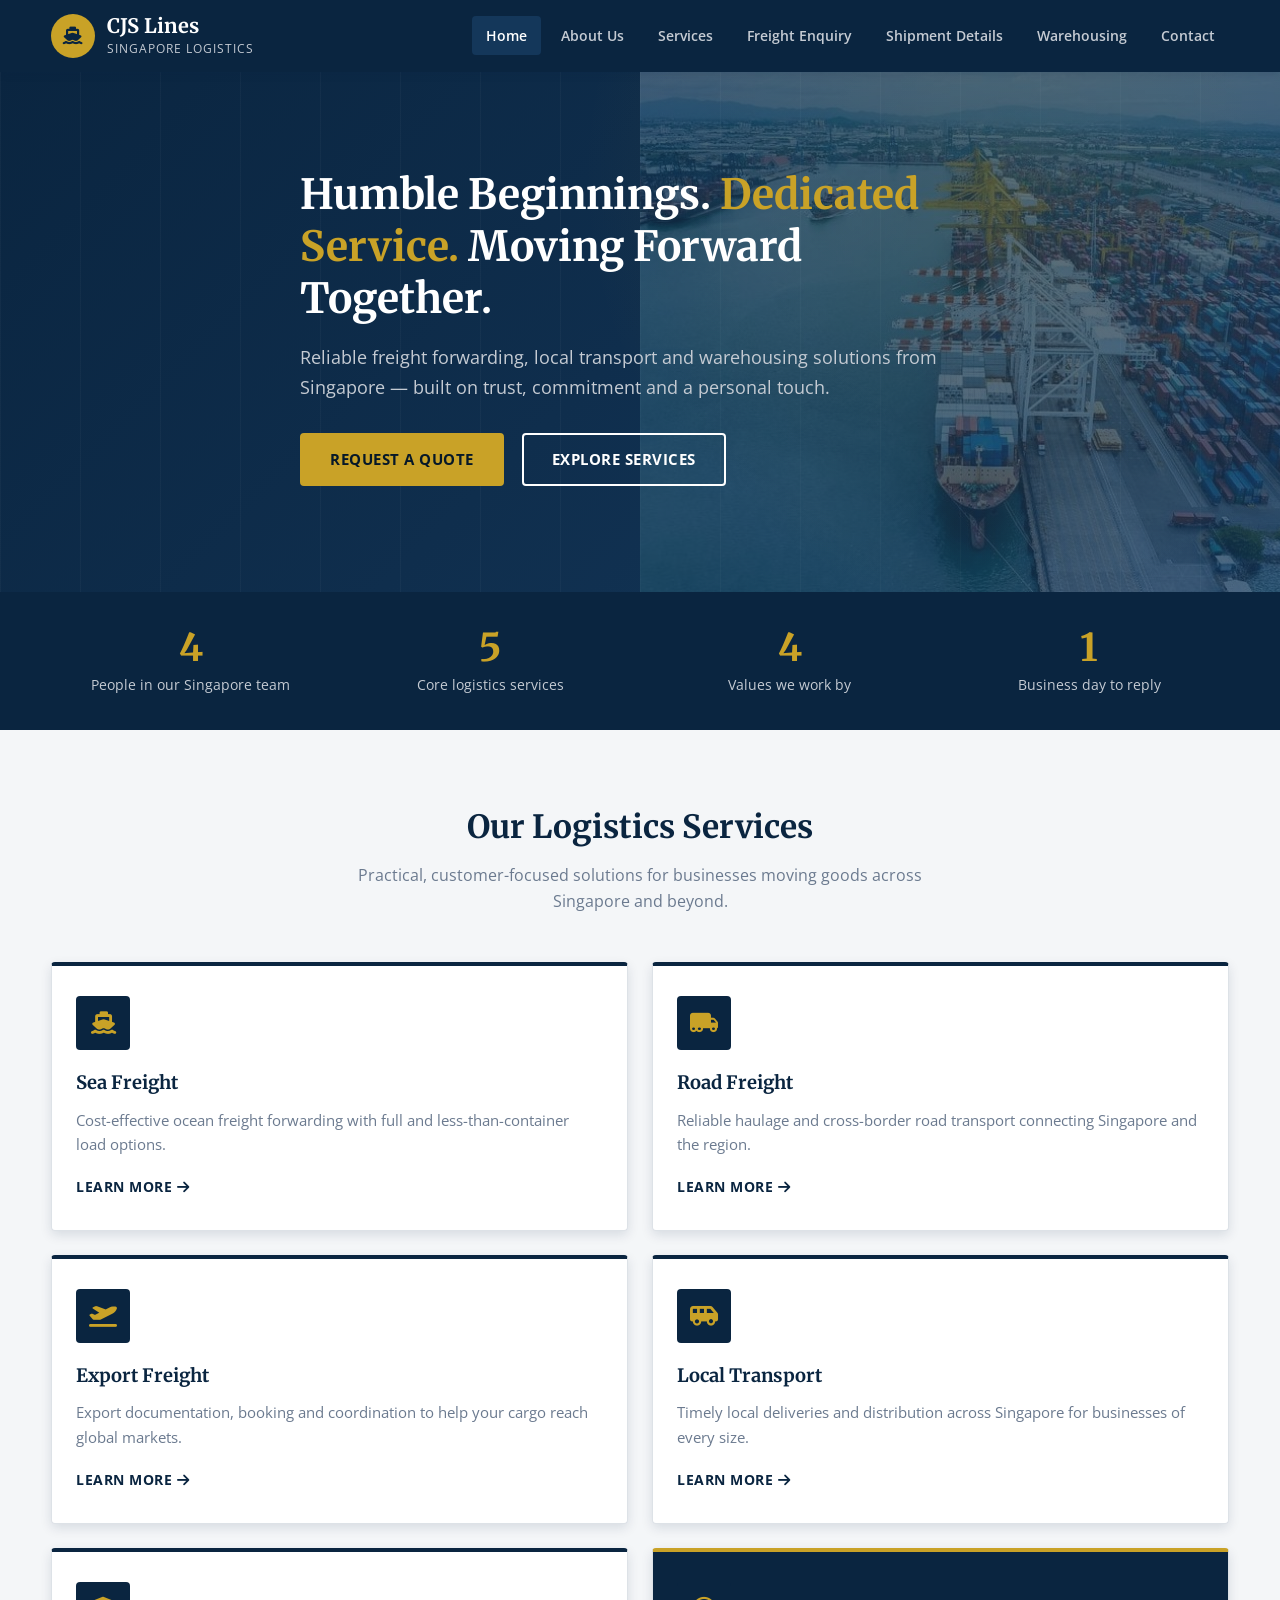
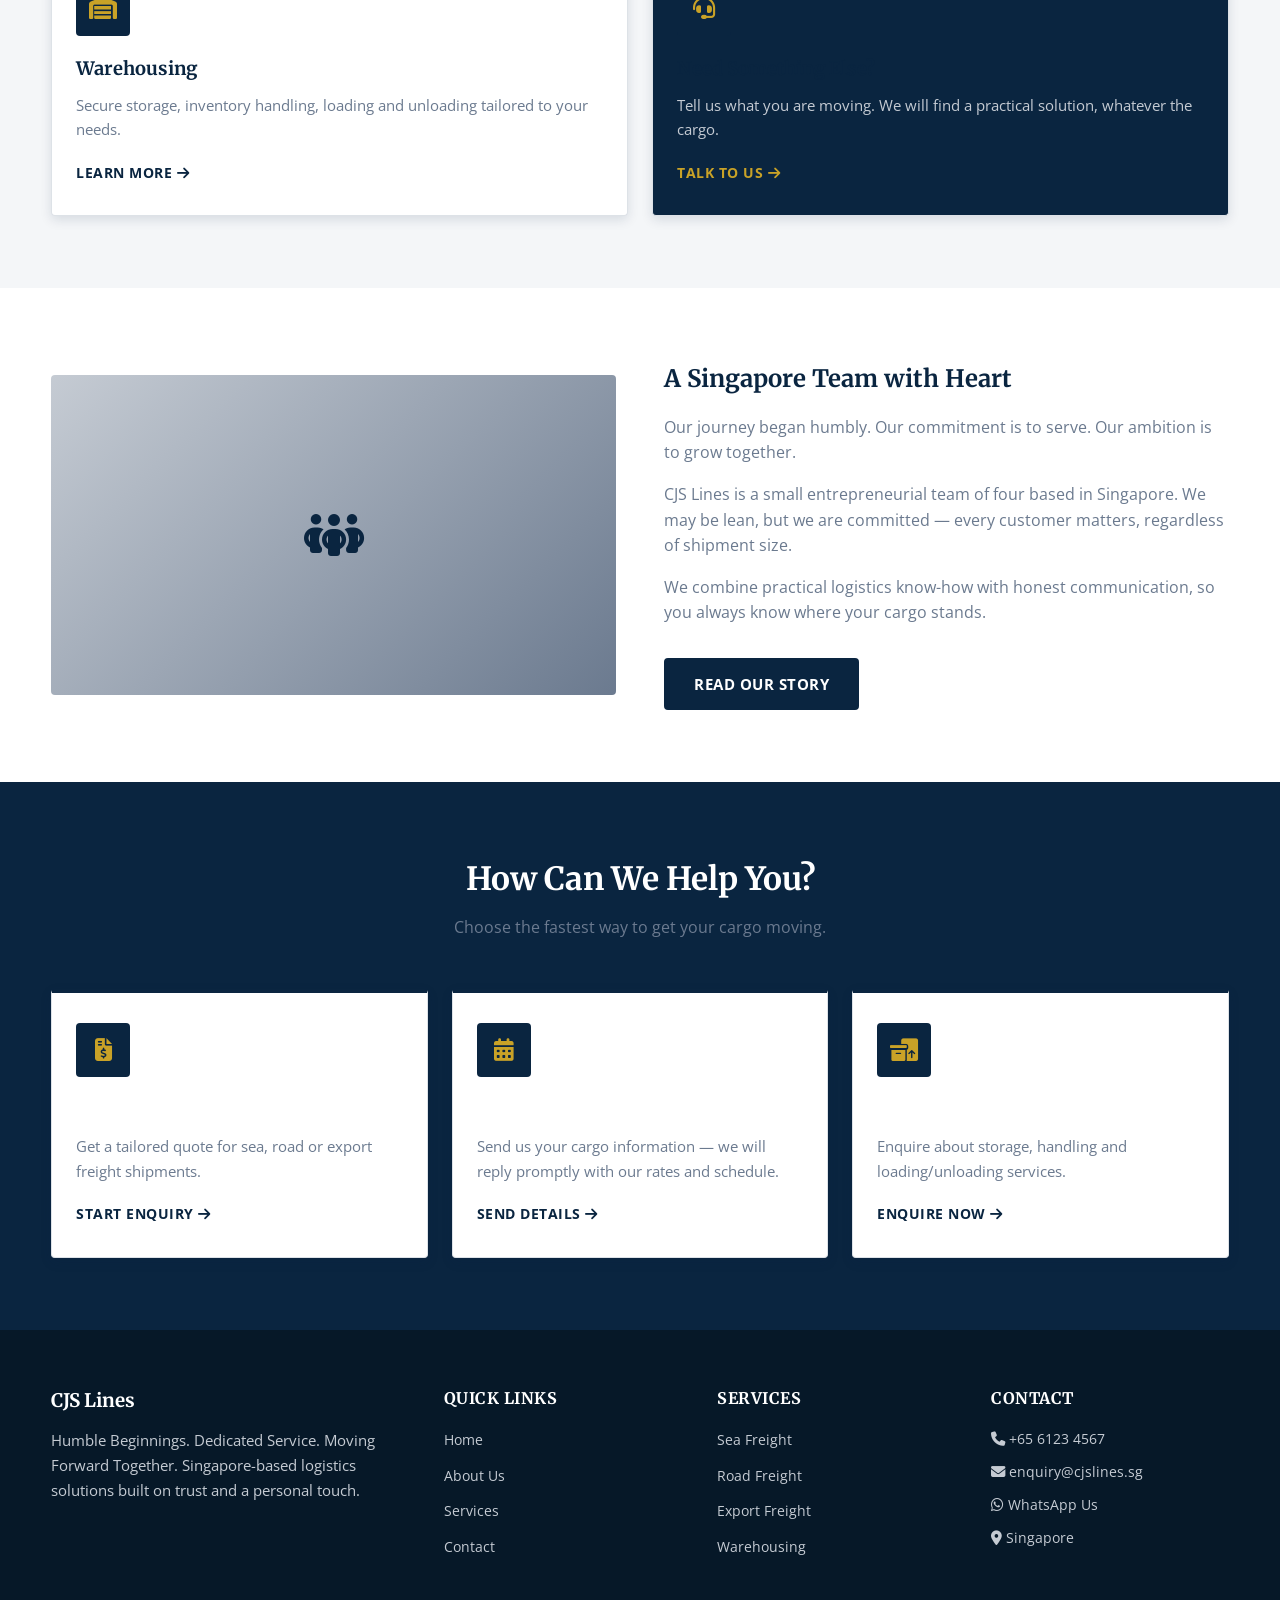
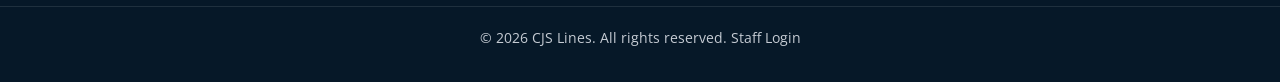
<file: index.html>
<!DOCTYPE html>
<html lang="en">
<head>
  <meta charset="UTF-8" />
  <meta name="viewport" content="width=device-width, initial-scale=1.0" />
  <title>Home — CJS Lines | Singapore Logistics</title>
  <meta name="description" content="CJS Lines — Singapore freight forwarding, sea freight, road freight, export freight, local transport and warehousing." />
  <link rel="preconnect" href="https://fonts.googleapis.com" />
  <link rel="preconnect" href="https://fonts.gstatic.com" crossorigin />
  <link href="https://fonts.googleapis.com/css2?family=Merriweather:wght@400;700&family=Open+Sans:wght@400;600;700&display=swap" rel="stylesheet" />
  <link rel="stylesheet" href="https://cdnjs.cloudflare.com/ajax/libs/font-awesome/6.5.1/css/all.min.css" />
  <link rel="stylesheet" href="css/style.css" />
</head>
<body>
  <!-- Header -->
  <header class="site-header">
    <div class="container header-inner">
      <div class="logo">
        <a href="index.html" aria-label="CJS Lines home">
          <div class="logo-icon"><i class="fa-solid fa-ship"></i></div>
          <div class="logo-text">
            <strong>CJS Lines</strong>
            <span>Singapore Logistics</span>
          </div>
        </a>
      </div>
      <button class="menu-toggle" aria-label="Toggle menu" aria-expanded="false">
        <i class="fa-solid fa-bars"></i>
      </button>
      <nav class="main-nav">
        <ul>
          <li><a href="index.html" class="active">Home</a></li>
          <li><a href="about.html">About Us</a></li>
          <li><a href="services.html">Services</a></li>
          <li><a href="freight-enquiry.html">Freight Enquiry</a></li>
          <li><a href="shipping-schedule.html">Shipment Details</a></li>
          <li><a href="warehousing.html">Warehousing</a></li>
          <li><a href="contact.html">Contact</a></li>
        </ul>
      </nav>
    </div>
  </header>

  <!-- Hero -->
  <section class="hero">
    <img class="hero-image" src="ship%201.jpeg" alt="Aerial view of a container terminal with gantry cranes and a loaded vessel" />
    <div class="container hero-content">
      <h1>Humble Beginnings. <span>Dedicated Service.</span> Moving Forward Together.</h1>
      <p>Reliable freight forwarding, local transport and warehousing solutions from Singapore — built on trust, commitment and a personal touch.</p>
      <a href="freight-enquiry.html" class="btn btn-primary">Request a Quote</a>
      <a href="services.html" class="btn btn-secondary">Explore Services</a>
    </div>
  </section>

  <!-- Counters -->
  <section class="counters-strip">
    <div class="container" id="home-counters"></div>
  </section>

  <!-- Services -->
  <section class="section section-grey" id="services">
    <div class="container">
      <div class="section-title">
        <h2>Our Logistics Services</h2>
        <p>Practical, customer-focused solutions for businesses moving goods across Singapore and beyond.</p>
      </div>
      <div class="services-grid">
        <article class="service-card">
          <div class="icon"><i class="fa-solid fa-ship"></i></div>
          <h3>Sea Freight</h3>
          <p>Cost-effective ocean freight forwarding with full and less-than-container load options.</p>
          <a href="services.html#sea-freight">Learn more <i class="fa-solid fa-arrow-right"></i></a>
        </article>
        <article class="service-card">
          <div class="icon"><i class="fa-solid fa-truck-moving"></i></div>
          <h3>Road Freight</h3>
          <p>Reliable haulage and cross-border road transport connecting Singapore and the region.</p>
          <a href="services.html#road-freight">Learn more <i class="fa-solid fa-arrow-right"></i></a>
        </article>
        <article class="service-card">
          <div class="icon"><i class="fa-solid fa-plane-departure"></i></div>
          <h3>Export Freight</h3>
          <p>Export documentation, booking and coordination to help your cargo reach global markets.</p>
          <a href="services.html#export-freight">Learn more <i class="fa-solid fa-arrow-right"></i></a>
        </article>
        <article class="service-card">
          <div class="icon"><i class="fa-solid fa-van-shuttle"></i></div>
          <h3>Local Transport</h3>
          <p>Timely local deliveries and distribution across Singapore for businesses of every size.</p>
          <a href="services.html#local-transport">Learn more <i class="fa-solid fa-arrow-right"></i></a>
        </article>
        <article class="service-card">
          <div class="icon"><i class="fa-solid fa-warehouse"></i></div>
          <h3>Warehousing</h3>
          <p>Secure storage, inventory handling, loading and unloading tailored to your needs.</p>
          <a href="warehousing.html">Learn more <i class="fa-solid fa-arrow-right"></i></a>
        </article>
        <article class="service-card service-card-cta">
          <div class="icon"><i class="fa-solid fa-headset"></i></div>
          <h3>Need Something Else?</h3>
          <p>Tell us what you are moving. We will find a practical solution, whatever the cargo.</p>
          <a href="contact.html">Talk to us <i class="fa-solid fa-arrow-right"></i></a>
        </article>
      </div>
    </div>
  </section>

  <!-- About teaser -->
  <section class="section">
    <div class="container about-row">
      <div class="about-image">
        <i class="fa-solid fa-people-group"></i>
      </div>
      <div class="about-text">
        <h2>A Singapore Team with Heart</h2>
        <p>Our journey began humbly. Our commitment is to serve. Our ambition is to grow together.</p>
        <p>CJS Lines is a small entrepreneurial team of four based in Singapore. We may be lean, but we are committed — every customer matters, regardless of shipment size.</p>
        <p>We combine practical logistics know-how with honest communication, so you always know where your cargo stands.</p>
        <a href="about.html" class="btn btn-navy mt-2">Read Our Story</a>
      </div>
    </div>
  </section>

  <!-- Enquiry shortcuts -->
  <section class="section section-navy">
    <div class="container">
      <div class="section-title">
        <h2>How Can We Help You?</h2>
        <p>Choose the fastest way to get your cargo moving.</p>
      </div>
      <div class="services-grid">
        <article class="service-card">
          <div class="icon"><i class="fa-solid fa-file-invoice-dollar"></i></div>
          <h3>Freight Quotation</h3>
          <p>Get a tailored quote for sea, road or export freight shipments.</p>
          <a href="freight-enquiry.html">Start enquiry <i class="fa-solid fa-arrow-right"></i></a>
        </article>
        <article class="service-card">
          <div class="icon"><i class="fa-solid fa-calendar-days"></i></div>
          <h3>Shipment Details</h3>
          <p>Send us your cargo information — we will reply promptly with our rates and schedule.</p>
          <a href="shipping-schedule.html">Send details <i class="fa-solid fa-arrow-right"></i></a>
        </article>
        <article class="service-card">
          <div class="icon"><i class="fa-solid fa-boxes-packing"></i></div>
          <h3>Warehousing Space</h3>
          <p>Enquire about storage, handling and loading/unloading services.</p>
          <a href="warehousing.html">Enquire now <i class="fa-solid fa-arrow-right"></i></a>
        </article>
      </div>
    </div>
  </section>

  <!-- Footer -->
  <footer class="site-footer">
    <div class="container footer-grid">
      <div class="footer-brand">
        <h3>CJS Lines</h3>
        <p>Humble Beginnings. Dedicated Service. Moving Forward Together. Singapore-based logistics solutions built on trust and a personal touch.</p>
      </div>
      <div class="footer-links">
        <h4>Quick Links</h4>
        <ul>
          <li><a href="index.html">Home</a></li>
          <li><a href="about.html">About Us</a></li>
          <li><a href="services.html">Services</a></li>
          <li><a href="contact.html">Contact</a></li>
        </ul>
      </div>
      <div class="footer-links">
        <h4>Services</h4>
        <ul>
          <li><a href="services.html#sea-freight">Sea Freight</a></li>
          <li><a href="services.html#road-freight">Road Freight</a></li>
          <li><a href="services.html#export-freight">Export Freight</a></li>
          <li><a href="warehousing.html">Warehousing</a></li>
        </ul>
      </div>
      <div class="footer-contact">
        <h4>Contact</h4>
        <p><i class="fa-solid fa-phone"></i> <a href="tel:+6561234567">+65 6123 4567</a></p>
        <p><i class="fa-solid fa-envelope"></i> <a href="mailto:enquiry@cjslines.sg">enquiry@cjslines.sg</a></p>
        <p><i class="fa-brands fa-whatsapp"></i> <a href="https://wa.me/6561234567" target="_blank" rel="noopener">WhatsApp Us</a></p>
        <p><i class="fa-solid fa-location-dot"></i> Singapore</p>
      </div>
    </div>
    <div class="footer-bottom">
      <div class="container">
        <p>&copy; 2026 CJS Lines. All rights reserved. <a href="admin.html" style="color: var(--silver);">Staff Login</a></p>
      </div>
    </div>
  </footer>

  <script src="js/main.js"></script>
</body>
</html>
</file>
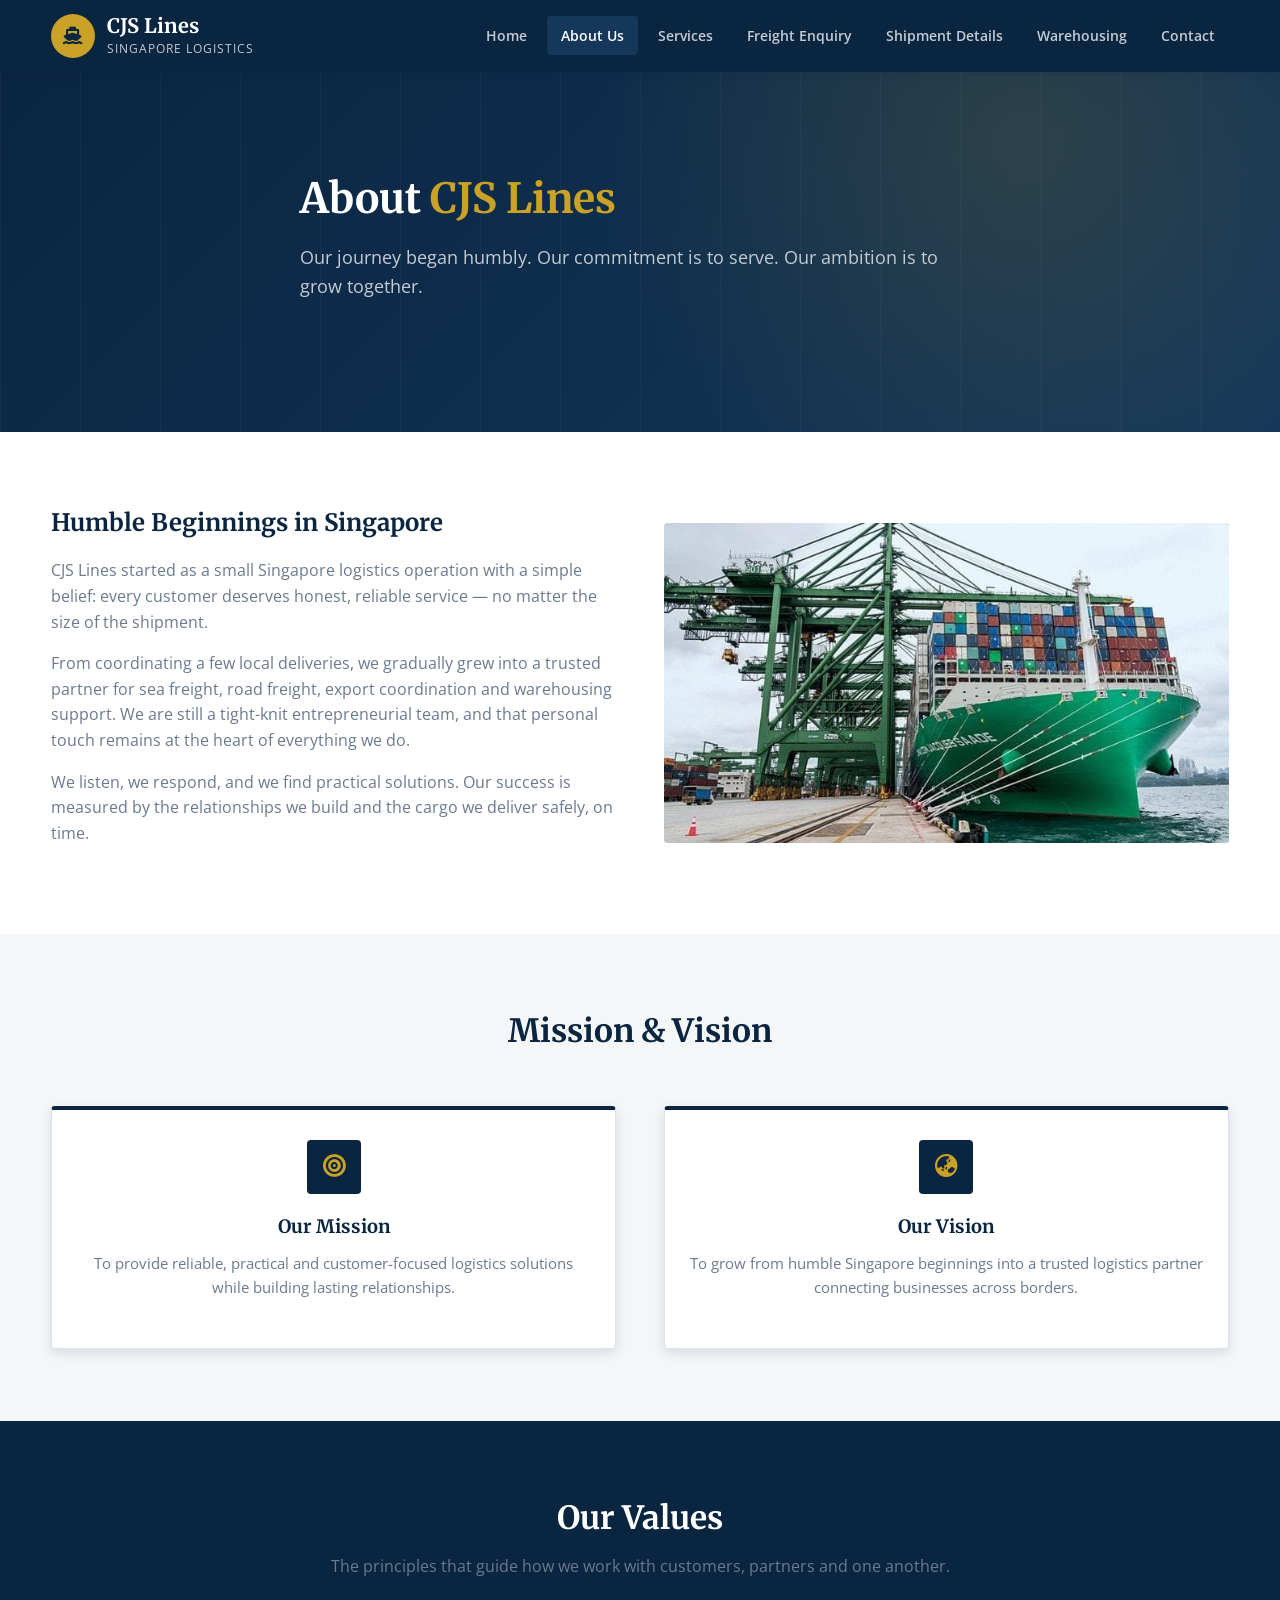
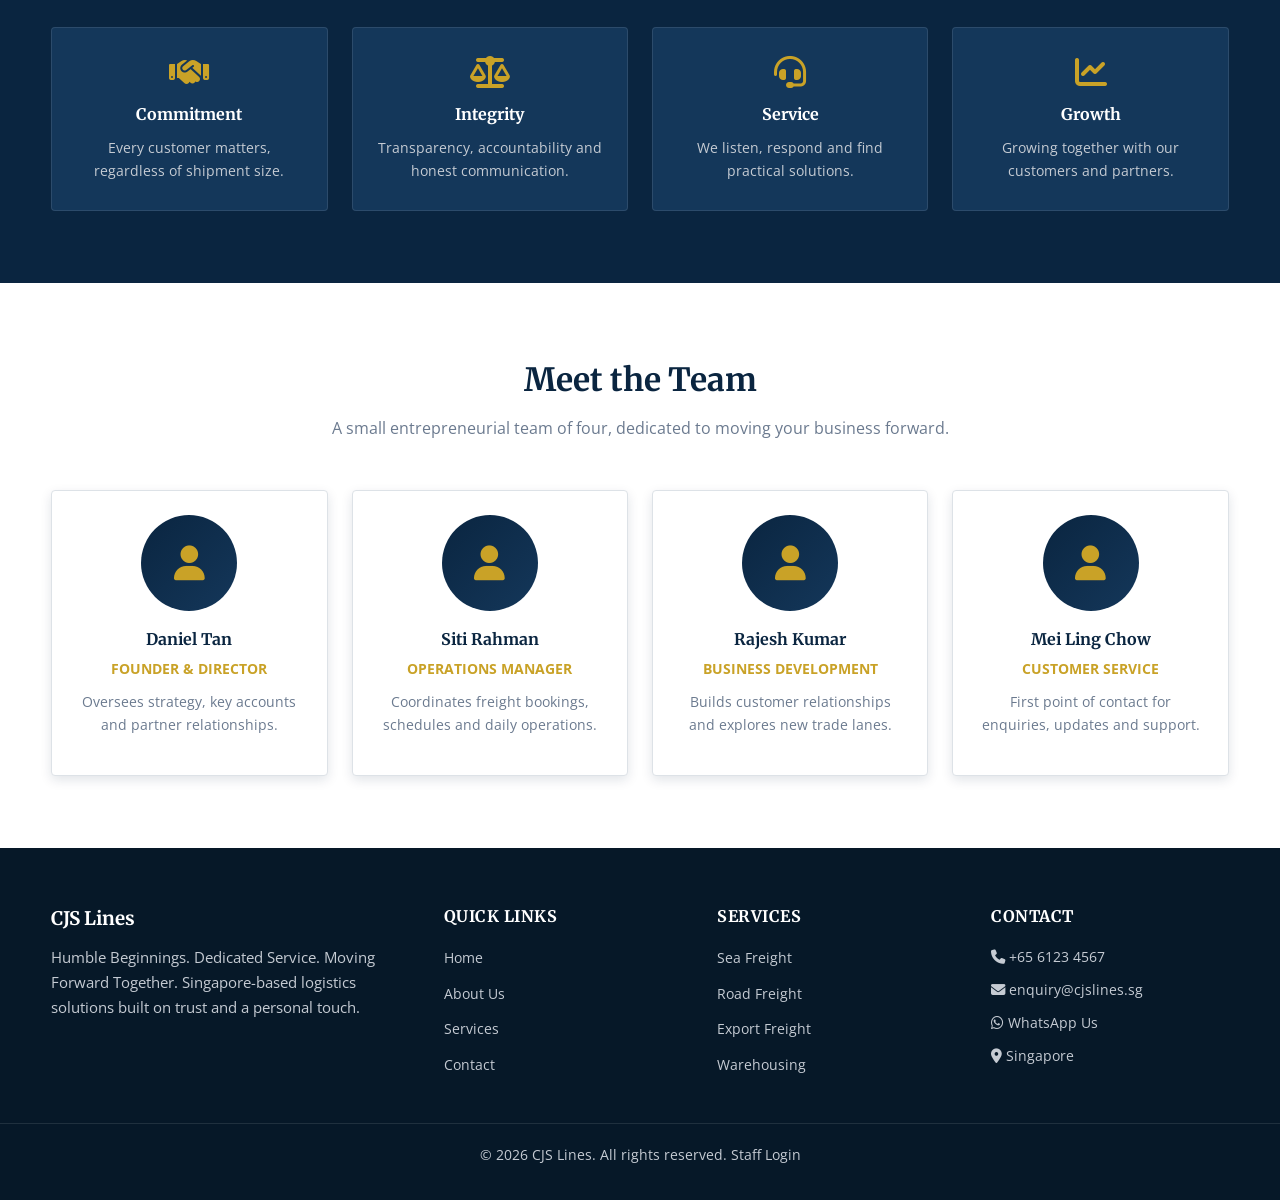
<file: about.html>
<!DOCTYPE html>
<html lang="en">
<head>
  <meta charset="UTF-8" />
  <meta name="viewport" content="width=device-width, initial-scale=1.0" />
  <title>About Us — CJS Lines | Singapore Logistics</title>
  <meta name="description" content="Learn about CJS Lines, a Singapore freight forwarding SME built on humble beginnings, commitment and dedicated service." />
  <link rel="preconnect" href="https://fonts.googleapis.com" />
  <link rel="preconnect" href="https://fonts.gstatic.com" crossorigin />
  <link href="https://fonts.googleapis.com/css2?family=Merriweather:wght@400;700&family=Open+Sans:wght@400;600;700&display=swap" rel="stylesheet" />
  <link rel="stylesheet" href="https://cdnjs.cloudflare.com/ajax/libs/font-awesome/6.5.1/css/all.min.css" />
  <link rel="stylesheet" href="css/style.css" />
</head>
<body>
  <header class="site-header">
    <div class="container header-inner">
      <div class="logo">
        <a href="index.html" aria-label="CJS Lines home">
          <div class="logo-icon"><i class="fa-solid fa-ship"></i></div>
          <div class="logo-text">
            <strong>CJS Lines</strong>
            <span>Singapore Logistics</span>
          </div>
        </a>
      </div>
      <button class="menu-toggle" aria-label="Toggle menu" aria-expanded="false">
        <i class="fa-solid fa-bars"></i>
      </button>
      <nav class="main-nav">
        <ul>
          <li><a href="index.html">Home</a></li>
          <li><a href="about.html" class="active">About Us</a></li>
          <li><a href="services.html">Services</a></li>
          <li><a href="freight-enquiry.html">Freight Enquiry</a></li>
          <li><a href="shipping-schedule.html">Shipment Details</a></li>
          <li><a href="warehousing.html">Warehousing</a></li>
          <li><a href="contact.html">Contact</a></li>
        </ul>
      </nav>
    </div>
  </header>

  <main>
    <!-- Hero -->
    <section class="hero" style="min-height: 360px;">
      <div class="container hero-content">
        <h1>About <span>CJS Lines</span></h1>
        <p>Our journey began humbly. Our commitment is to serve. Our ambition is to grow together.</p>
      </div>
    </section>

    <!-- Story -->
    <section class="section">
      <div class="container about-row">
        <div class="about-text">
          <h2>Humble Beginnings in Singapore</h2>
          <p>CJS Lines started as a small Singapore logistics operation with a simple belief: every customer deserves honest, reliable service — no matter the size of the shipment.</p>
          <p>From coordinating a few local deliveries, we gradually grew into a trusted partner for sea freight, road freight, export coordination and warehousing support. We are still a tight-knit entrepreneurial team, and that personal touch remains at the heart of everything we do.</p>
          <p>We listen, we respond, and we find practical solutions. Our success is measured by the relationships we build and the cargo we deliver safely, on time.</p>
        </div>
        <div class="about-image">
          <img src="ship%202.jpeg" alt="Container vessel berthed alongside gantry cranes" style="position: absolute; inset: 0; width: 100%; height: 100%; object-fit: cover;" />
        </div>
      </div>
    </section>

    <!-- Mission Vision -->
    <section class="section section-grey">
      <div class="container">
        <div class="section-title">
          <h2>Mission &amp; Vision</h2>
        </div>
        <div class="about-row">
          <article class="service-card" style="text-align: center;">
            <div class="icon" style="margin: 0 auto 18px;"><i class="fa-solid fa-bullseye"></i></div>
            <h3>Our Mission</h3>
            <p>To provide reliable, practical and customer-focused logistics solutions while building lasting relationships.</p>
          </article>
          <article class="service-card" style="text-align: center;">
            <div class="icon" style="margin: 0 auto 18px;"><i class="fa-solid fa-earth-asia"></i></div>
            <h3>Our Vision</h3>
            <p>To grow from humble Singapore beginnings into a trusted logistics partner connecting businesses across borders.</p>
          </article>
        </div>
      </div>
    </section>

    <!-- Values -->
    <section class="section section-navy">
      <div class="container">
        <div class="section-title">
          <h2>Our Values</h2>
          <p>The principles that guide how we work with customers, partners and one another.</p>
        </div>
        <div class="values-grid">
          <div class="value-card">
            <i class="fa-solid fa-handshake"></i>
            <h4>Commitment</h4>
            <p>Every customer matters, regardless of shipment size.</p>
          </div>
          <div class="value-card">
            <i class="fa-solid fa-scale-balanced"></i>
            <h4>Integrity</h4>
            <p>Transparency, accountability and honest communication.</p>
          </div>
          <div class="value-card">
            <i class="fa-solid fa-headset"></i>
            <h4>Service</h4>
            <p>We listen, respond and find practical solutions.</p>
          </div>
          <div class="value-card">
            <i class="fa-solid fa-chart-line"></i>
            <h4>Growth</h4>
            <p>Growing together with our customers and partners.</p>
          </div>
        </div>
      </div>
    </section>

    <!-- Team -->
    <section class="section">
      <div class="container">
        <div class="section-title">
          <h2>Meet the Team</h2>
          <p>A small entrepreneurial team of four, dedicated to moving your business forward.</p>
        </div>
        <div class="team-grid">
          <div class="team-card">
            <div class="team-avatar"><i class="fa-solid fa-user"></i></div>
            <h4>Daniel Tan</h4>
            <span>Founder &amp; Director</span>
            <p class="mt-1" style="color: var(--grey); font-size: 0.9rem;">Oversees strategy, key accounts and partner relationships.</p>
          </div>
          <div class="team-card">
            <div class="team-avatar"><i class="fa-solid fa-user"></i></div>
            <h4>Siti Rahman</h4>
            <span>Operations Manager</span>
            <p class="mt-1" style="color: var(--grey); font-size: 0.9rem;">Coordinates freight bookings, schedules and daily operations.</p>
          </div>
          <div class="team-card">
            <div class="team-avatar"><i class="fa-solid fa-user"></i></div>
            <h4>Rajesh Kumar</h4>
            <span>Business Development</span>
            <p class="mt-1" style="color: var(--grey); font-size: 0.9rem;">Builds customer relationships and explores new trade lanes.</p>
          </div>
          <div class="team-card">
            <div class="team-avatar"><i class="fa-solid fa-user"></i></div>
            <h4>Mei Ling Chow</h4>
            <span>Customer Service</span>
            <p class="mt-1" style="color: var(--grey); font-size: 0.9rem;">First point of contact for enquiries, updates and support.</p>
          </div>
        </div>
      </div>
    </section>
  </main>

  <footer class="site-footer">
    <div class="container footer-grid">
      <div class="footer-brand">
        <h3>CJS Lines</h3>
        <p>Humble Beginnings. Dedicated Service. Moving Forward Together. Singapore-based logistics solutions built on trust and a personal touch.</p>
      </div>
      <div class="footer-links">
        <h4>Quick Links</h4>
        <ul>
          <li><a href="index.html">Home</a></li>
          <li><a href="about.html">About Us</a></li>
          <li><a href="services.html">Services</a></li>
          <li><a href="contact.html">Contact</a></li>
        </ul>
      </div>
      <div class="footer-links">
        <h4>Services</h4>
        <ul>
          <li><a href="services.html#sea-freight">Sea Freight</a></li>
          <li><a href="services.html#road-freight">Road Freight</a></li>
          <li><a href="services.html#export-freight">Export Freight</a></li>
          <li><a href="warehousing.html">Warehousing</a></li>
        </ul>
      </div>
      <div class="footer-contact">
        <h4>Contact</h4>
        <p><i class="fa-solid fa-phone"></i> <a href="tel:+6561234567">+65 6123 4567</a></p>
        <p><i class="fa-solid fa-envelope"></i> <a href="mailto:enquiry@cjslines.sg">enquiry@cjslines.sg</a></p>
        <p><i class="fa-brands fa-whatsapp"></i> <a href="https://wa.me/6561234567" target="_blank" rel="noopener">WhatsApp Us</a></p>
        <p><i class="fa-solid fa-location-dot"></i> Singapore</p>
      </div>
    </div>
    <div class="footer-bottom">
      <div class="container">
        <p>&copy; 2026 CJS Lines. All rights reserved. <a href="admin.html" style="color: var(--silver);">Staff Login</a></p>
      </div>
    </div>
  </footer>

  <script src="js/main.js"></script>
</body>
</html>
</file>
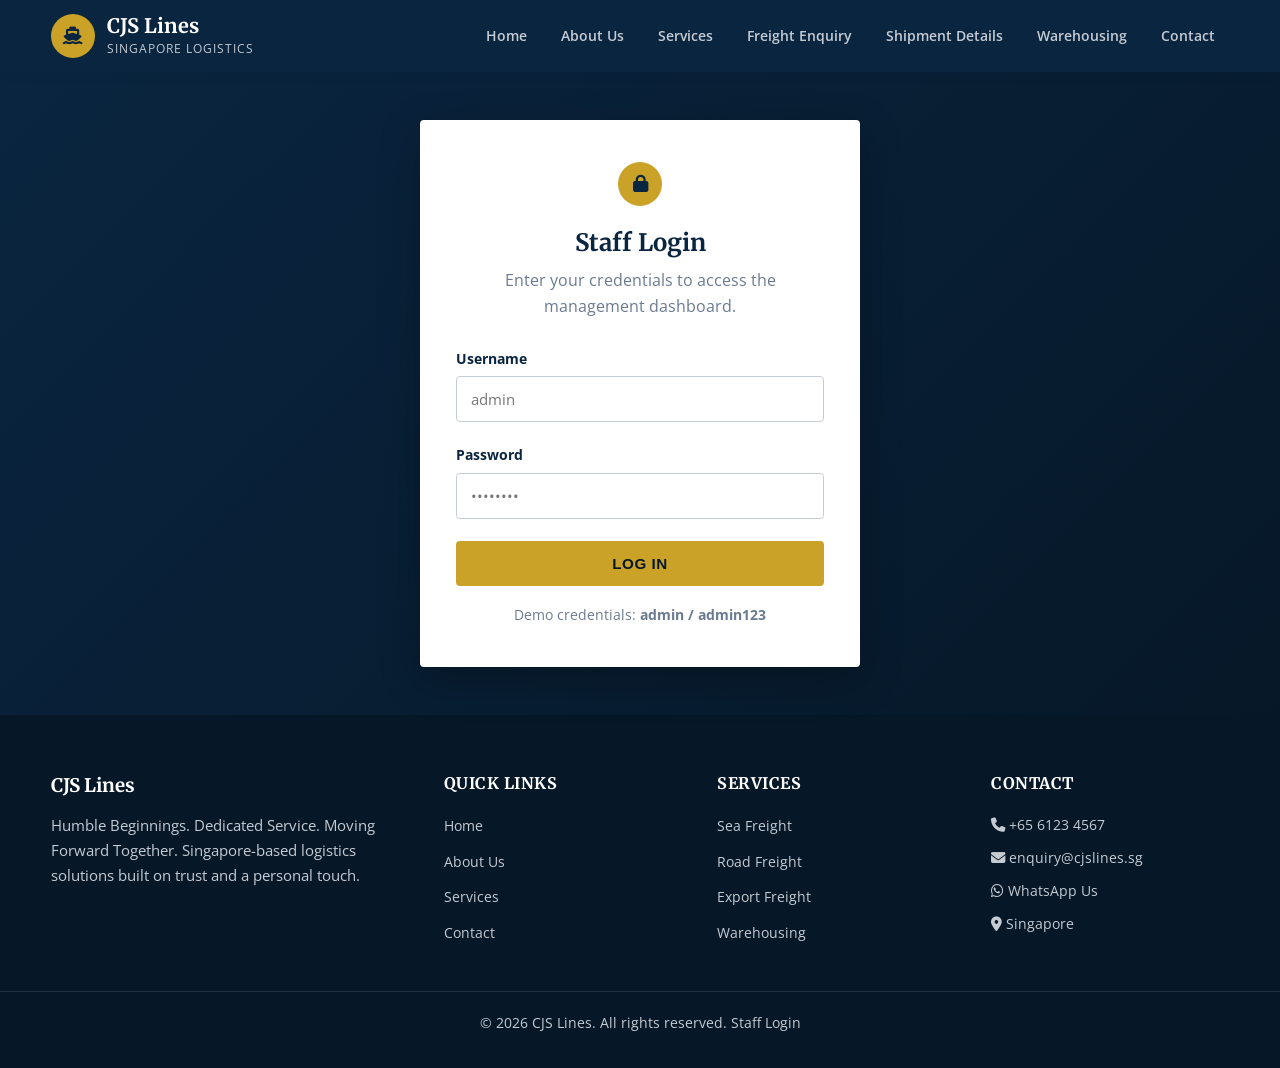
<file: admin.html>
<!DOCTYPE html>
<html lang="en">
<head>
  <meta charset="UTF-8" />
  <meta name="viewport" content="width=device-width, initial-scale=1.0" />
  <title>Admin Login — CJS Lines | Singapore Logistics</title>
  <meta name="description" content="Staff login concept for CJS Lines schedule and enquiry management." />
  <link rel="preconnect" href="https://fonts.googleapis.com" />
  <link rel="preconnect" href="https://fonts.gstatic.com" crossorigin />
  <link href="https://fonts.googleapis.com/css2?family=Merriweather:wght@400;700&family=Open+Sans:wght@400;600;700&display=swap" rel="stylesheet" />
  <link rel="stylesheet" href="https://cdnjs.cloudflare.com/ajax/libs/font-awesome/6.5.1/css/all.min.css" />
  <link rel="stylesheet" href="css/style.css" />
</head>
<body>
  <header class="site-header">
    <div class="container header-inner">
      <div class="logo">
        <a href="index.html" aria-label="CJS Lines home">
          <div class="logo-icon"><i class="fa-solid fa-ship"></i></div>
          <div class="logo-text">
            <strong>CJS Lines</strong>
            <span>Singapore Logistics</span>
          </div>
        </a>
      </div>
      <button class="menu-toggle" aria-label="Toggle menu" aria-expanded="false">
        <i class="fa-solid fa-bars"></i>
      </button>
      <nav class="main-nav">
        <ul>
          <li><a href="index.html">Home</a></li>
          <li><a href="about.html">About Us</a></li>
          <li><a href="services.html">Services</a></li>
          <li><a href="freight-enquiry.html">Freight Enquiry</a></li>
          <li><a href="shipping-schedule.html">Shipment Details</a></li>
          <li><a href="warehousing.html">Warehousing</a></li>
          <li><a href="contact.html">Contact</a></li>
        </ul>
      </nav>
    </div>
  </header>

  <main>
    <!-- Login view -->
    <section class="admin-login admin-login-view">
      <div class="admin-card">
        <div class="logo-icon"><i class="fa-solid fa-lock"></i></div>
        <h2>Staff Login</h2>
        <p>Enter your credentials to access the management dashboard.</p>

        <div class="error-message admin-error" role="alert"></div>

        <form class="admin-login-form" action="#" method="post" novalidate>
          <div class="form-group">
            <label for="admin-user">Username</label>
            <input type="text" id="admin-user" name="username" placeholder="admin" required />
          </div>
          <div class="form-group">
            <label for="admin-pass">Password</label>
            <input type="password" id="admin-pass" name="password" placeholder="••••••••" required />
          </div>
          <button type="submit" class="btn btn-primary" style="width: 100%;">Log In</button>
        </form>

        <p class="form-note text-center" style="margin-bottom: 0;">Demo credentials: <strong>admin / admin123</strong></p>
      </div>
    </section>

    <!-- Dashboard view (hidden until login) -->
    <section class="section admin-dashboard" style="display: none;">
      <div class="container">
        <div class="section-title" style="text-align: left;">
          <h2>Admin Dashboard</h2>
          <p>Welcome back. Manage enquiries, schedules and documents from one place.</p>
        </div>

        <div class="admin-body"></div>

        <div class="text-center">
          <button class="btn btn-navy admin-logout"><i class="fa-solid fa-right-from-bracket"></i> Log Out</button>
        </div>
      </div>
    </section>
  </main>

  <footer class="site-footer">
    <div class="container footer-grid">
      <div class="footer-brand">
        <h3>CJS Lines</h3>
        <p>Humble Beginnings. Dedicated Service. Moving Forward Together. Singapore-based logistics solutions built on trust and a personal touch.</p>
      </div>
      <div class="footer-links">
        <h4>Quick Links</h4>
        <ul>
          <li><a href="index.html">Home</a></li>
          <li><a href="about.html">About Us</a></li>
          <li><a href="services.html">Services</a></li>
          <li><a href="contact.html">Contact</a></li>
        </ul>
      </div>
      <div class="footer-links">
        <h4>Services</h4>
        <ul>
          <li><a href="services.html#sea-freight">Sea Freight</a></li>
          <li><a href="services.html#road-freight">Road Freight</a></li>
          <li><a href="services.html#export-freight">Export Freight</a></li>
          <li><a href="warehousing.html">Warehousing</a></li>
        </ul>
      </div>
      <div class="footer-contact">
        <h4>Contact</h4>
        <p><i class="fa-solid fa-phone"></i> <a href="tel:+6561234567">+65 6123 4567</a></p>
        <p><i class="fa-solid fa-envelope"></i> <a href="mailto:enquiry@cjslines.sg">enquiry@cjslines.sg</a></p>
        <p><i class="fa-brands fa-whatsapp"></i> <a href="https://wa.me/6561234567" target="_blank" rel="noopener">WhatsApp Us</a></p>
        <p><i class="fa-solid fa-location-dot"></i> Singapore</p>
      </div>
    </div>
    <div class="footer-bottom">
      <div class="container">
        <p>&copy; 2026 CJS Lines. All rights reserved. <a href="admin.html" style="color: var(--silver);">Staff Login</a></p>
      </div>
    </div>
  </footer>

  <script src="js/main.js"></script>
</body>
</html>
</file>
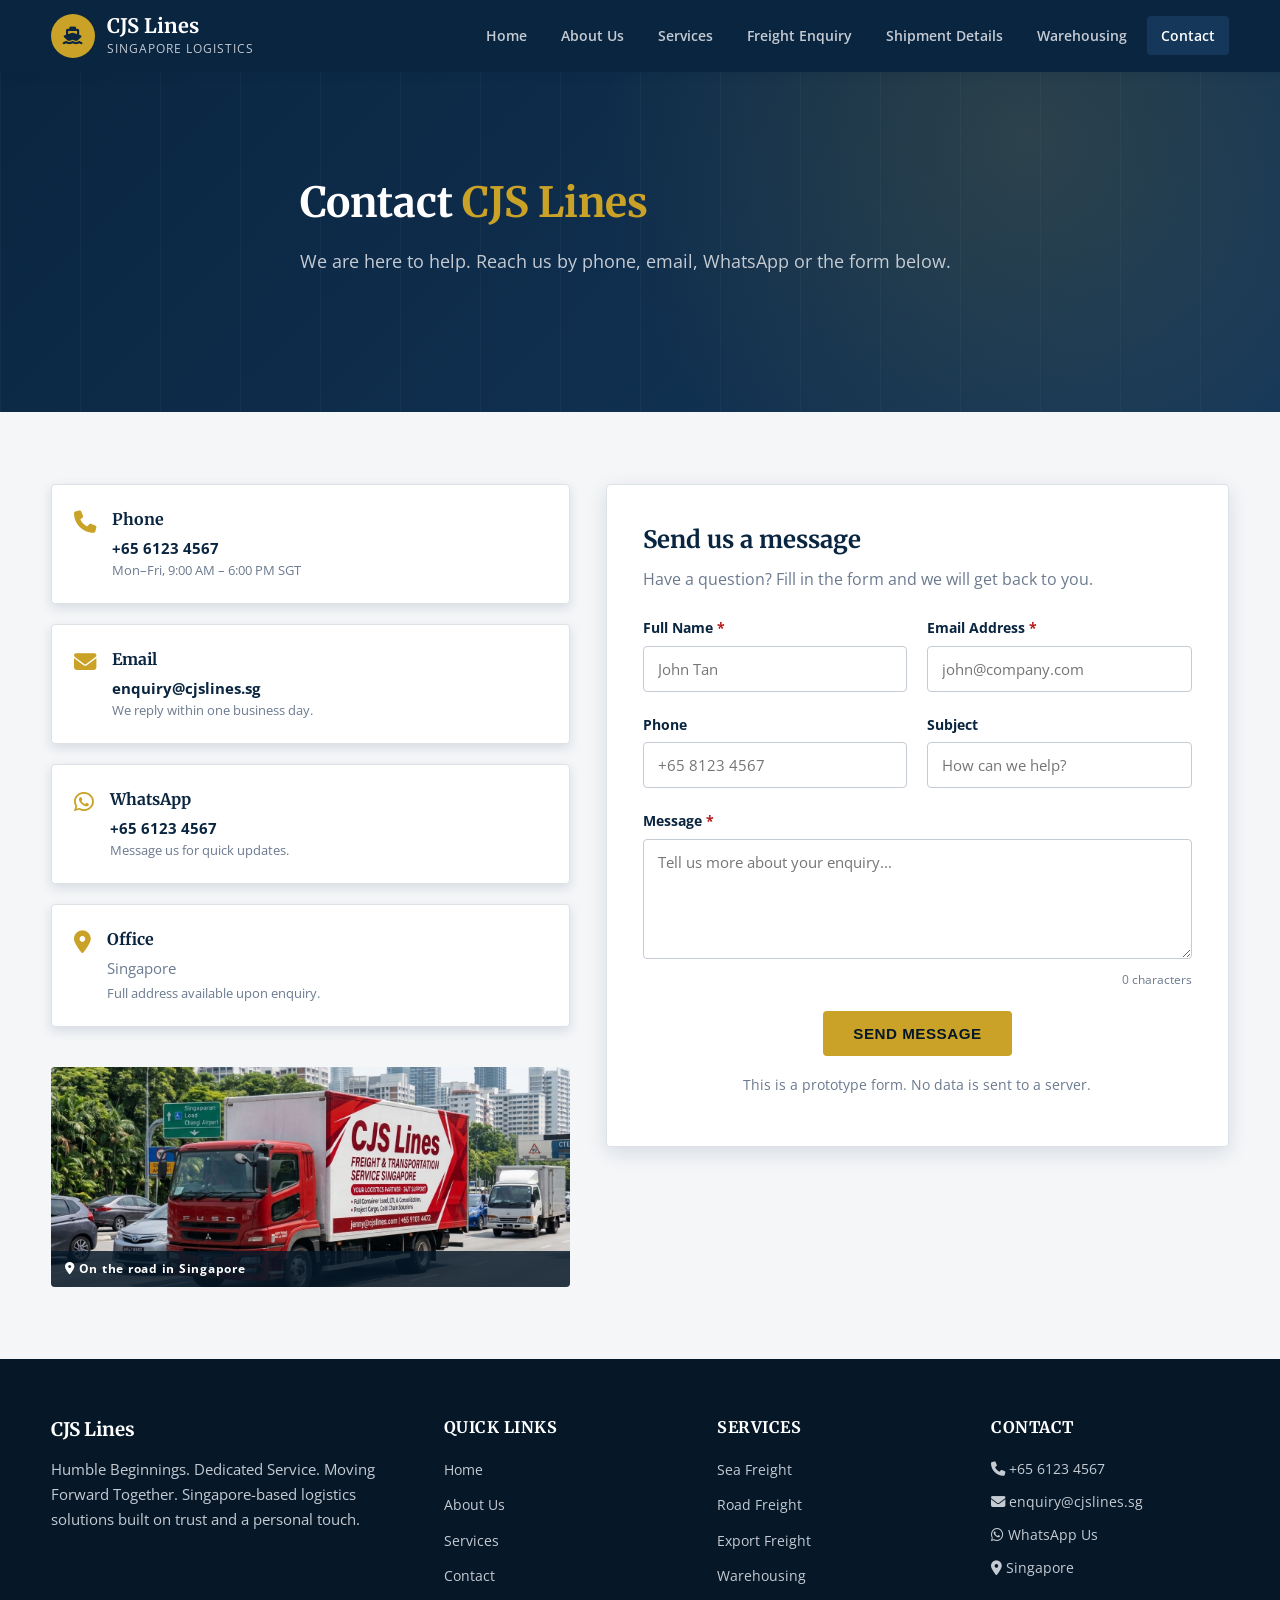
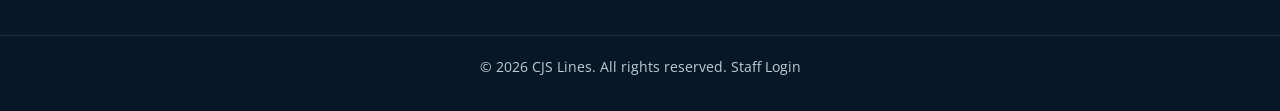
<file: contact.html>
<!DOCTYPE html>
<html lang="en">
<head>
  <meta charset="UTF-8" />
  <meta name="viewport" content="width=device-width, initial-scale=1.0" />
  <title>Contact Us — CJS Lines | Singapore Logistics</title>
  <meta name="description" content="Contact CJS Lines by phone, email, WhatsApp or enquiry form for freight and logistics services in Singapore." />
  <link rel="preconnect" href="https://fonts.googleapis.com" />
  <link rel="preconnect" href="https://fonts.gstatic.com" crossorigin />
  <link href="https://fonts.googleapis.com/css2?family=Merriweather:wght@400;700&family=Open+Sans:wght@400;600;700&display=swap" rel="stylesheet" />
  <link rel="stylesheet" href="https://cdnjs.cloudflare.com/ajax/libs/font-awesome/6.5.1/css/all.min.css" />
  <link rel="stylesheet" href="css/style.css" />
</head>
<body>
  <header class="site-header">
    <div class="container header-inner">
      <div class="logo">
        <a href="index.html" aria-label="CJS Lines home">
          <div class="logo-icon"><i class="fa-solid fa-ship"></i></div>
          <div class="logo-text">
            <strong>CJS Lines</strong>
            <span>Singapore Logistics</span>
          </div>
        </a>
      </div>
      <button class="menu-toggle" aria-label="Toggle menu" aria-expanded="false">
        <i class="fa-solid fa-bars"></i>
      </button>
      <nav class="main-nav">
        <ul>
          <li><a href="index.html">Home</a></li>
          <li><a href="about.html">About Us</a></li>
          <li><a href="services.html">Services</a></li>
          <li><a href="freight-enquiry.html">Freight Enquiry</a></li>
          <li><a href="shipping-schedule.html">Shipment Details</a></li>
          <li><a href="warehousing.html">Warehousing</a></li>
          <li><a href="contact.html" class="active">Contact</a></li>
        </ul>
      </nav>
    </div>
  </header>

  <main>
    <!-- Hero -->
    <section class="hero" style="min-height: 340px;">
      <div class="container hero-content">
        <h1>Contact <span>CJS Lines</span></h1>
        <p>We are here to help. Reach us by phone, email, WhatsApp or the form below.</p>
      </div>
    </section>

    <!-- Contact -->
    <section class="section section-grey">
      <div class="container contact-grid">
        <div class="contact-info">
          <div class="contact-item">
            <i class="fa-solid fa-phone"></i>
            <div>
              <h4>Phone</h4>
              <p><a href="tel:+6561234567">+65 6123 4567</a></p>
              <p style="font-size: 0.82rem;">Mon–Fri, 9:00 AM – 6:00 PM SGT</p>
            </div>
          </div>
          <div class="contact-item">
            <i class="fa-solid fa-envelope"></i>
            <div>
              <h4>Email</h4>
              <p><a href="mailto:enquiry@cjslines.sg">enquiry@cjslines.sg</a></p>
              <p style="font-size: 0.82rem;">We reply within one business day.</p>
            </div>
          </div>
          <div class="contact-item">
            <i class="fa-brands fa-whatsapp"></i>
            <div>
              <h4>WhatsApp</h4>
              <p><a href="https://wa.me/6561234567" target="_blank" rel="noopener">+65 6123 4567</a></p>
              <p style="font-size: 0.82rem;">Message us for quick updates.</p>
            </div>
          </div>
          <div class="contact-item">
            <i class="fa-solid fa-location-dot"></i>
            <div>
              <h4>Office</h4>
              <p>Singapore<br /><span style="font-size: 0.82rem;">Full address available upon enquiry.</span></p>
            </div>
          </div>
          <div class="map-placeholder" style="position: relative; overflow: hidden; align-items: flex-end; justify-content: flex-start; padding: 0;">
            <img src="lorry.jpg" alt="CJS Lines lorry on a road in Singapore" style="position: absolute; inset: 0; width: 100%; height: 100%; object-fit: cover;" />
            <span style="position: relative; z-index: 1; background: rgba(6,24,40,.82); color: #fff; font-size: .78rem; letter-spacing: .06em; padding: 8px 14px; width: 100%;"><i class="fa-solid fa-location-dot"></i> On the road in Singapore</span>
          </div>
        </div>

        <div class="form-card" style="margin: 0;">
          <h2 style="margin-bottom: 8px;">Send us a message</h2>
          <p style="color: var(--grey); margin-bottom: 24px;">Have a question? Fill in the form and we will get back to you.</p>
          <form class="contact-form" action="#" method="post" novalidate>
            <div class="form-row">
              <div class="form-group">
                <label for="contact-name">Full Name <span style="color:#b71c1c;">*</span></label>
                <input type="text" id="contact-name" name="name" placeholder="John Tan" required />
              </div>
              <div class="form-group">
                <label for="contact-email">Email Address <span style="color:#b71c1c;">*</span></label>
                <input type="email" id="contact-email" name="email" placeholder="john@company.com" required />
              </div>
            </div>
            <div class="form-row">
              <div class="form-group">
                <label for="contact-phone">Phone</label>
                <input type="tel" id="contact-phone" name="phone" placeholder="+65 8123 4567" />
              </div>
              <div class="form-group">
                <label for="contact-subject">Subject</label>
                <input type="text" id="contact-subject" name="subject" placeholder="How can we help?" />
              </div>
            </div>
            <div class="form-group full">
              <label for="contact-message">Message <span style="color:#b71c1c;">*</span></label>
              <textarea id="contact-message" name="message" placeholder="Tell us more about your enquiry..." required></textarea>
            </div>
            <div class="text-center">
              <button type="submit" class="btn btn-primary">Send Message</button>
            </div>
            <div class="success-message">
              <i class="fa-solid fa-circle-check"></i> Thank you for your message. We will be in touch soon.
            </div>
            <p class="form-note text-center">This is a prototype form. No data is sent to a server.</p>
          </form>
        </div>
      </div>
    </section>
  </main>

  <footer class="site-footer">
    <div class="container footer-grid">
      <div class="footer-brand">
        <h3>CJS Lines</h3>
        <p>Humble Beginnings. Dedicated Service. Moving Forward Together. Singapore-based logistics solutions built on trust and a personal touch.</p>
      </div>
      <div class="footer-links">
        <h4>Quick Links</h4>
        <ul>
          <li><a href="index.html">Home</a></li>
          <li><a href="about.html">About Us</a></li>
          <li><a href="services.html">Services</a></li>
          <li><a href="contact.html">Contact</a></li>
        </ul>
      </div>
      <div class="footer-links">
        <h4>Services</h4>
        <ul>
          <li><a href="services.html#sea-freight">Sea Freight</a></li>
          <li><a href="services.html#road-freight">Road Freight</a></li>
          <li><a href="services.html#export-freight">Export Freight</a></li>
          <li><a href="warehousing.html">Warehousing</a></li>
        </ul>
      </div>
      <div class="footer-contact">
        <h4>Contact</h4>
        <p><i class="fa-solid fa-phone"></i> <a href="tel:+6561234567">+65 6123 4567</a></p>
        <p><i class="fa-solid fa-envelope"></i> <a href="mailto:enquiry@cjslines.sg">enquiry@cjslines.sg</a></p>
        <p><i class="fa-brands fa-whatsapp"></i> <a href="https://wa.me/6561234567" target="_blank" rel="noopener">WhatsApp Us</a></p>
        <p><i class="fa-solid fa-location-dot"></i> Singapore</p>
      </div>
    </div>
    <div class="footer-bottom">
      <div class="container">
        <p>&copy; 2026 CJS Lines. All rights reserved. <a href="admin.html" style="color: var(--silver);">Staff Login</a></p>
      </div>
    </div>
  </footer>

  <script src="js/main.js"></script>
</body>
</html>
</file>
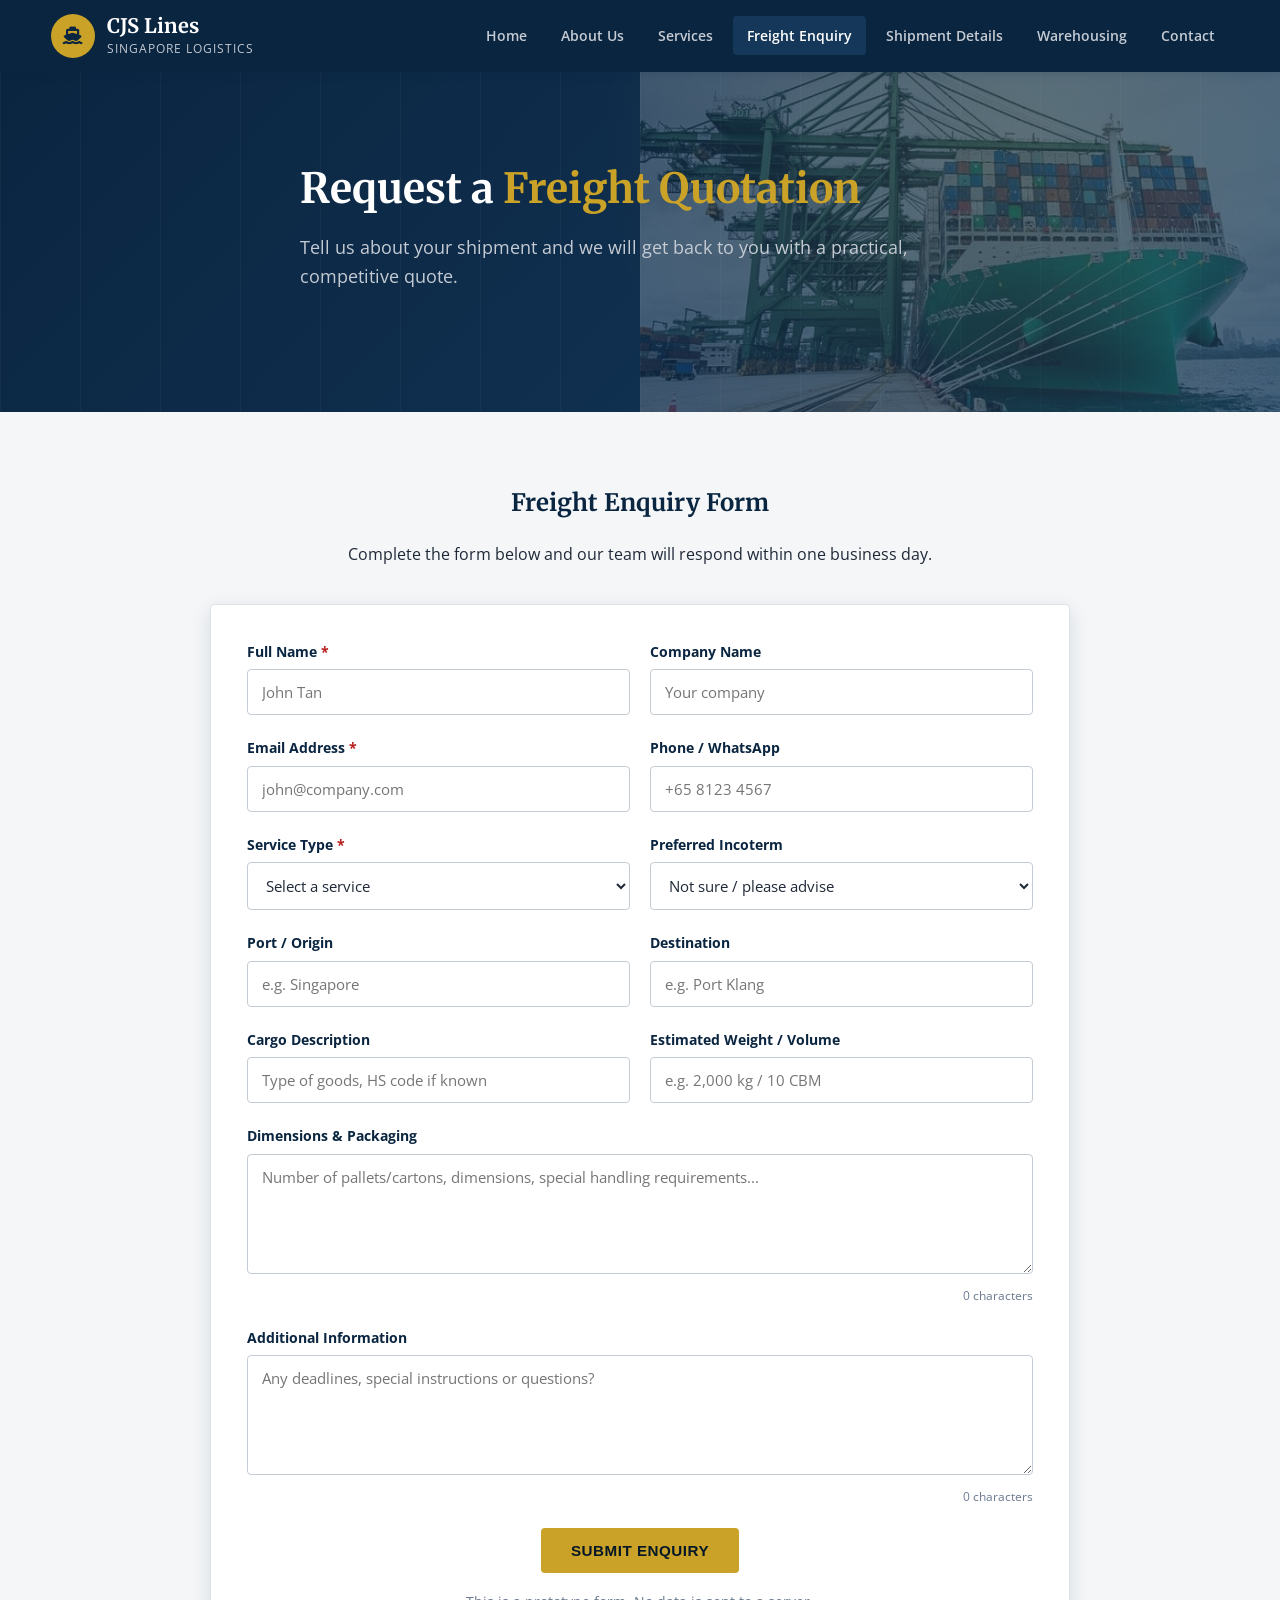
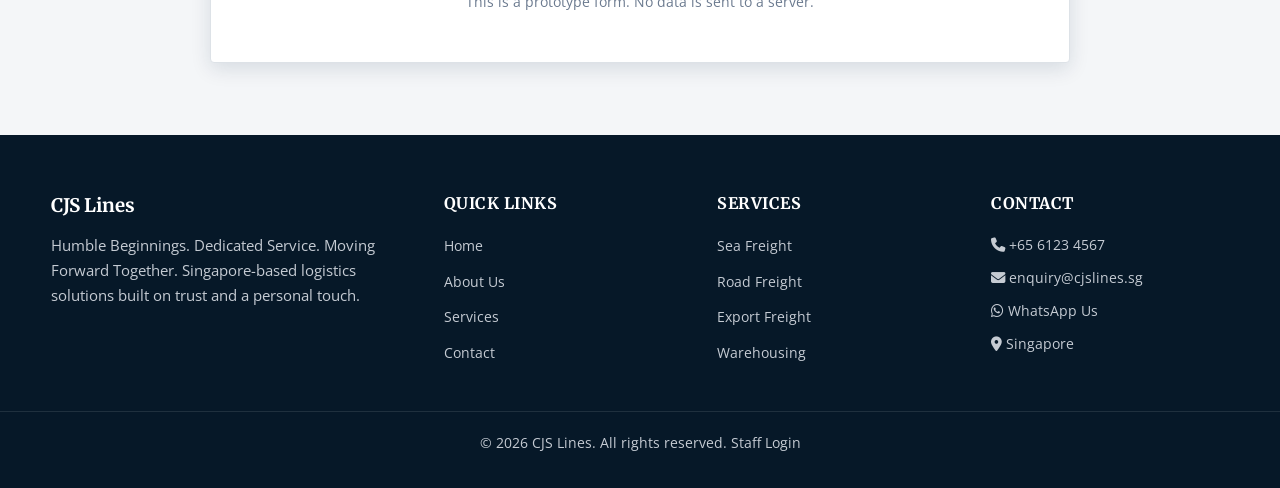
<file: freight-enquiry.html>
<!DOCTYPE html>
<html lang="en">
<head>
  <meta charset="UTF-8" />
  <meta name="viewport" content="width=device-width, initial-scale=1.0" />
  <title>Freight Enquiry — CJS Lines | Singapore Logistics</title>
  <meta name="description" content="Request a freight quotation from CJS Lines for sea freight, road freight, export freight or local transport." />
  <link rel="preconnect" href="https://fonts.googleapis.com" />
  <link rel="preconnect" href="https://fonts.gstatic.com" crossorigin />
  <link href="https://fonts.googleapis.com/css2?family=Merriweather:wght@400;700&family=Open+Sans:wght@400;600;700&display=swap" rel="stylesheet" />
  <link rel="stylesheet" href="https://cdnjs.cloudflare.com/ajax/libs/font-awesome/6.5.1/css/all.min.css" />
  <link rel="stylesheet" href="css/style.css" />
</head>
<body>
  <header class="site-header">
    <div class="container header-inner">
      <div class="logo">
        <a href="index.html" aria-label="CJS Lines home">
          <div class="logo-icon"><i class="fa-solid fa-ship"></i></div>
          <div class="logo-text">
            <strong>CJS Lines</strong>
            <span>Singapore Logistics</span>
          </div>
        </a>
      </div>
      <button class="menu-toggle" aria-label="Toggle menu" aria-expanded="false">
        <i class="fa-solid fa-bars"></i>
      </button>
      <nav class="main-nav">
        <ul>
          <li><a href="index.html">Home</a></li>
          <li><a href="about.html">About Us</a></li>
          <li><a href="services.html">Services</a></li>
          <li><a href="freight-enquiry.html" class="active">Freight Enquiry</a></li>
          <li><a href="shipping-schedule.html">Shipment Details</a></li>
          <li><a href="warehousing.html">Warehousing</a></li>
          <li><a href="contact.html">Contact</a></li>
        </ul>
      </nav>
    </div>
  </header>

  <main>
    <!-- Hero -->
    <section class="hero" style="min-height: 340px;">
      <img class="hero-image" src="ship%202.jpeg" alt="" aria-hidden="true" />
      <div class="container hero-content">
        <h1>Request a <span>Freight Quotation</span></h1>
        <p>Tell us about your shipment and we will get back to you with a practical, competitive quote.</p>
      </div>
    </section>

    <!-- Form -->
    <section class="section section-grey">
      <div class="container">
        <div class="form-intro">
          <h2>Freight Enquiry Form</h2>
          <p>Complete the form below and our team will respond within one business day.</p>
        </div>
        <div class="form-card">
          <aside id="quote-estimator" class="estimator" aria-live="polite"></aside>
          <form class="enquiry-form" action="#" method="post" novalidate>
            <div class="form-row">
              <div class="form-group">
                <label for="enq-name">Full Name <span style="color:#b71c1c;">*</span></label>
                <input type="text" id="enq-name" name="name" placeholder="John Tan" required />
              </div>
              <div class="form-group">
                <label for="enq-company">Company Name</label>
                <input type="text" id="enq-company" name="company" placeholder="Your company" />
              </div>
            </div>

            <div class="form-row">
              <div class="form-group">
                <label for="enq-email">Email Address <span style="color:#b71c1c;">*</span></label>
                <input type="email" id="enq-email" name="email" placeholder="john@company.com" required />
              </div>
              <div class="form-group">
                <label for="enq-phone">Phone / WhatsApp</label>
                <input type="tel" id="enq-phone" name="phone" placeholder="+65 8123 4567" />
              </div>
            </div>

            <div class="form-row">
              <div class="form-group">
                <label for="enq-service">Service Type <span style="color:#b71c1c;">*</span></label>
                <select id="enq-service" name="service" required>
                  <option value="">Select a service</option>
                  <option value="sea-freight">Sea Freight</option>
                  <option value="road-freight">Road Freight</option>
                  <option value="export-freight">Export Freight</option>
                  <option value="local-transport">Local Transport</option>
                </select>
              </div>
              <div class="form-group">
                <label for="enq-incoterm">Preferred Incoterm</label>
                <select id="enq-incoterm" name="incoterm">
                  <option value="">Not sure / please advise</option>
                  <option value="EXW">EXW</option>
                  <option value="FOB">FOB</option>
                  <option value="CIF">CIF</option>
                  <option value="DDU">DDU</option>
                  <option value="DDP">DDP</option>
                </select>
              </div>
            </div>

            <div class="form-row">
              <div class="form-group">
                <label for="enq-pol">Port / Origin</label>
                <input type="text" id="enq-pol" name="pol" placeholder="e.g. Singapore" />
              </div>
              <div class="form-group">
                <label for="enq-pod">Destination</label>
                <input type="text" id="enq-pod" name="pod" placeholder="e.g. Port Klang" />
              </div>
            </div>

            <div class="form-row">
              <div class="form-group">
                <label for="enq-cargo">Cargo Description</label>
                <input type="text" id="enq-cargo" name="cargo" placeholder="Type of goods, HS code if known" />
              </div>
              <div class="form-group">
                <label for="enq-weight">Estimated Weight / Volume</label>
                <input type="text" id="enq-weight" name="weight" placeholder="e.g. 2,000 kg / 10 CBM" />
              </div>
            </div>

            <div class="form-group full">
              <label for="enq-dimensions">Dimensions &amp; Packaging</label>
              <textarea id="enq-dimensions" name="dimensions" placeholder="Number of pallets/cartons, dimensions, special handling requirements..."></textarea>
            </div>

            <div class="form-group full">
              <label for="enq-message">Additional Information</label>
              <textarea id="enq-message" name="message" placeholder="Any deadlines, special instructions or questions?"></textarea>
            </div>

            <div class="text-center">
              <button type="submit" class="btn btn-primary">Submit Enquiry</button>
            </div>

            <div class="success-message">
              <i class="fa-solid fa-circle-check"></i> Thank you. Your enquiry has been received and our team will contact you shortly.
            </div>
            <p class="form-note text-center">This is a prototype form. No data is sent to a server.</p>
          </form>
        </div>
      </div>
    </section>
  </main>

  <footer class="site-footer">
    <div class="container footer-grid">
      <div class="footer-brand">
        <h3>CJS Lines</h3>
        <p>Humble Beginnings. Dedicated Service. Moving Forward Together. Singapore-based logistics solutions built on trust and a personal touch.</p>
      </div>
      <div class="footer-links">
        <h4>Quick Links</h4>
        <ul>
          <li><a href="index.html">Home</a></li>
          <li><a href="about.html">About Us</a></li>
          <li><a href="services.html">Services</a></li>
          <li><a href="contact.html">Contact</a></li>
        </ul>
      </div>
      <div class="footer-links">
        <h4>Services</h4>
        <ul>
          <li><a href="services.html#sea-freight">Sea Freight</a></li>
          <li><a href="services.html#road-freight">Road Freight</a></li>
          <li><a href="services.html#export-freight">Export Freight</a></li>
          <li><a href="warehousing.html">Warehousing</a></li>
        </ul>
      </div>
      <div class="footer-contact">
        <h4>Contact</h4>
        <p><i class="fa-solid fa-phone"></i> <a href="tel:+6561234567">+65 6123 4567</a></p>
        <p><i class="fa-solid fa-envelope"></i> <a href="mailto:enquiry@cjslines.sg">enquiry@cjslines.sg</a></p>
        <p><i class="fa-brands fa-whatsapp"></i> <a href="https://wa.me/6561234567" target="_blank" rel="noopener">WhatsApp Us</a></p>
        <p><i class="fa-solid fa-location-dot"></i> Singapore</p>
      </div>
    </div>
    <div class="footer-bottom">
      <div class="container">
        <p>&copy; 2026 CJS Lines. All rights reserved. <a href="admin.html" style="color: var(--silver);">Staff Login</a></p>
      </div>
    </div>
  </footer>

  <script src="js/main.js"></script>
</body>
</html>
</file>
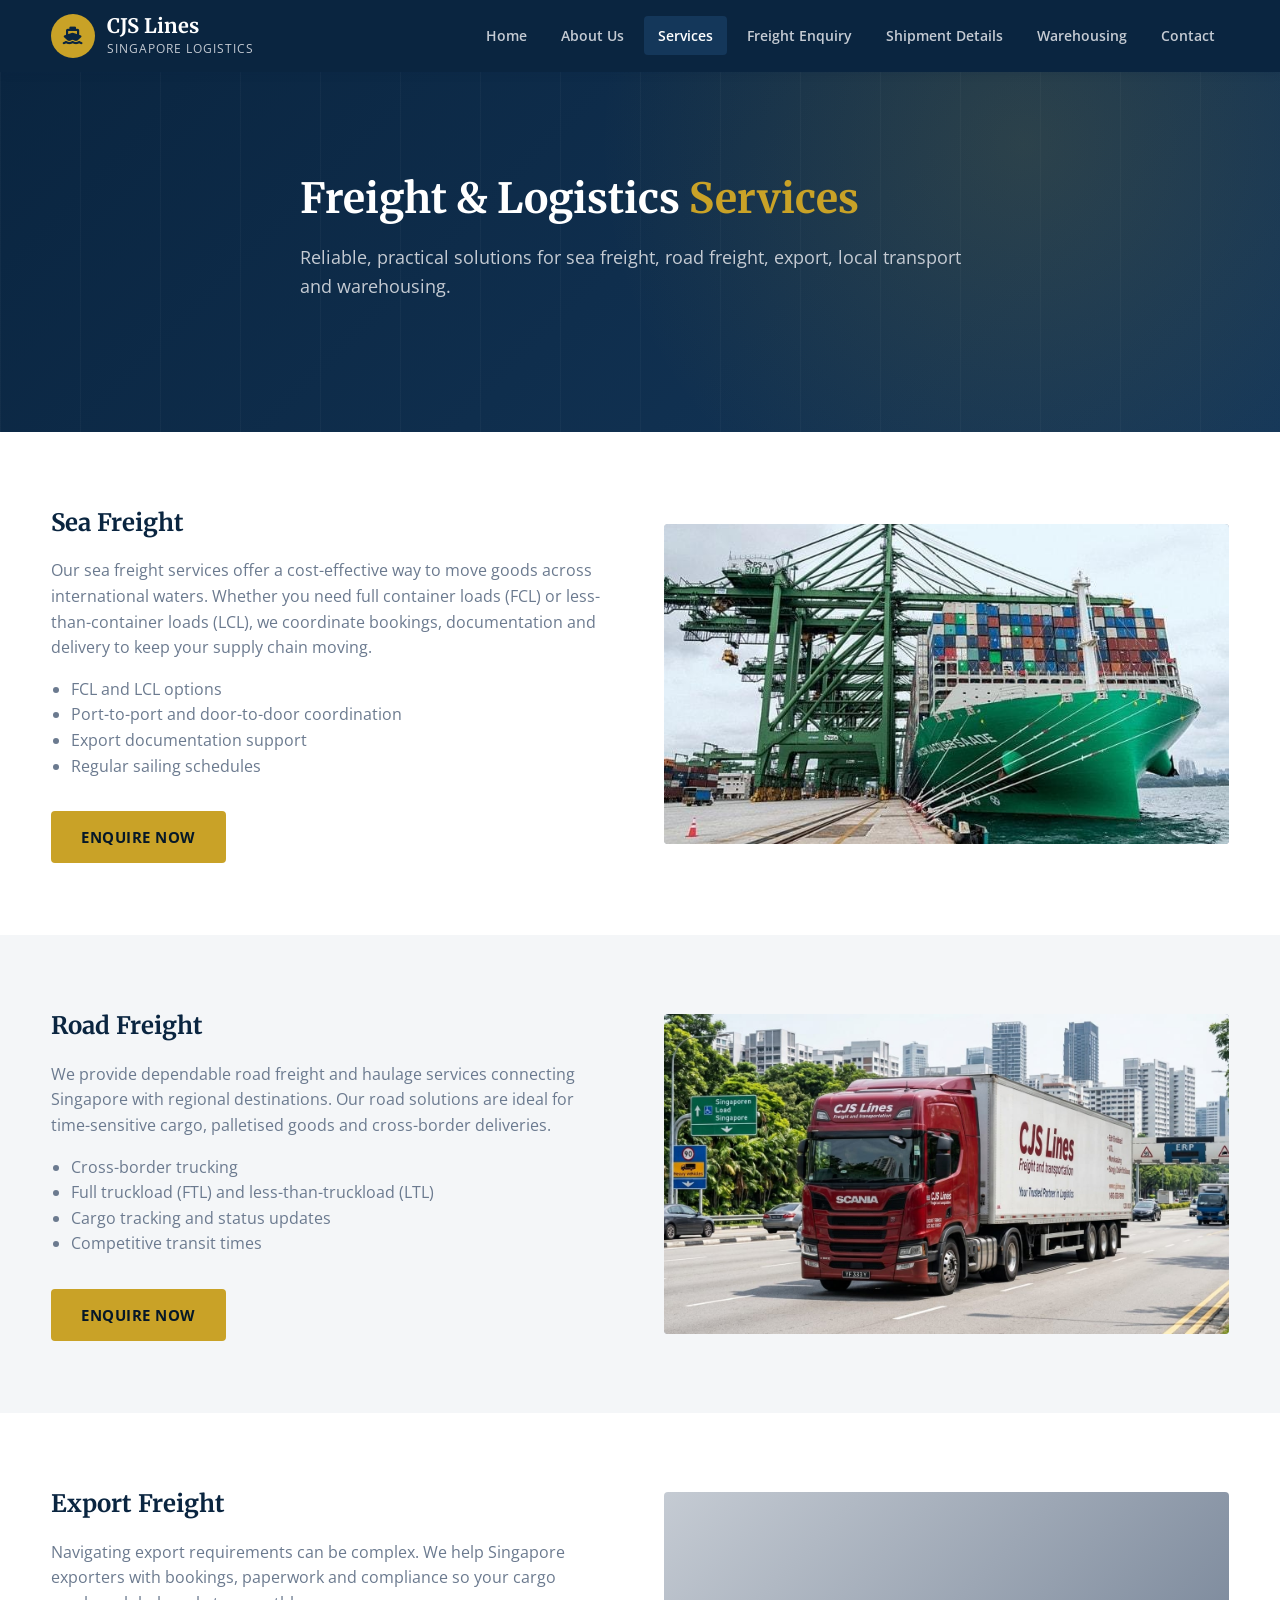
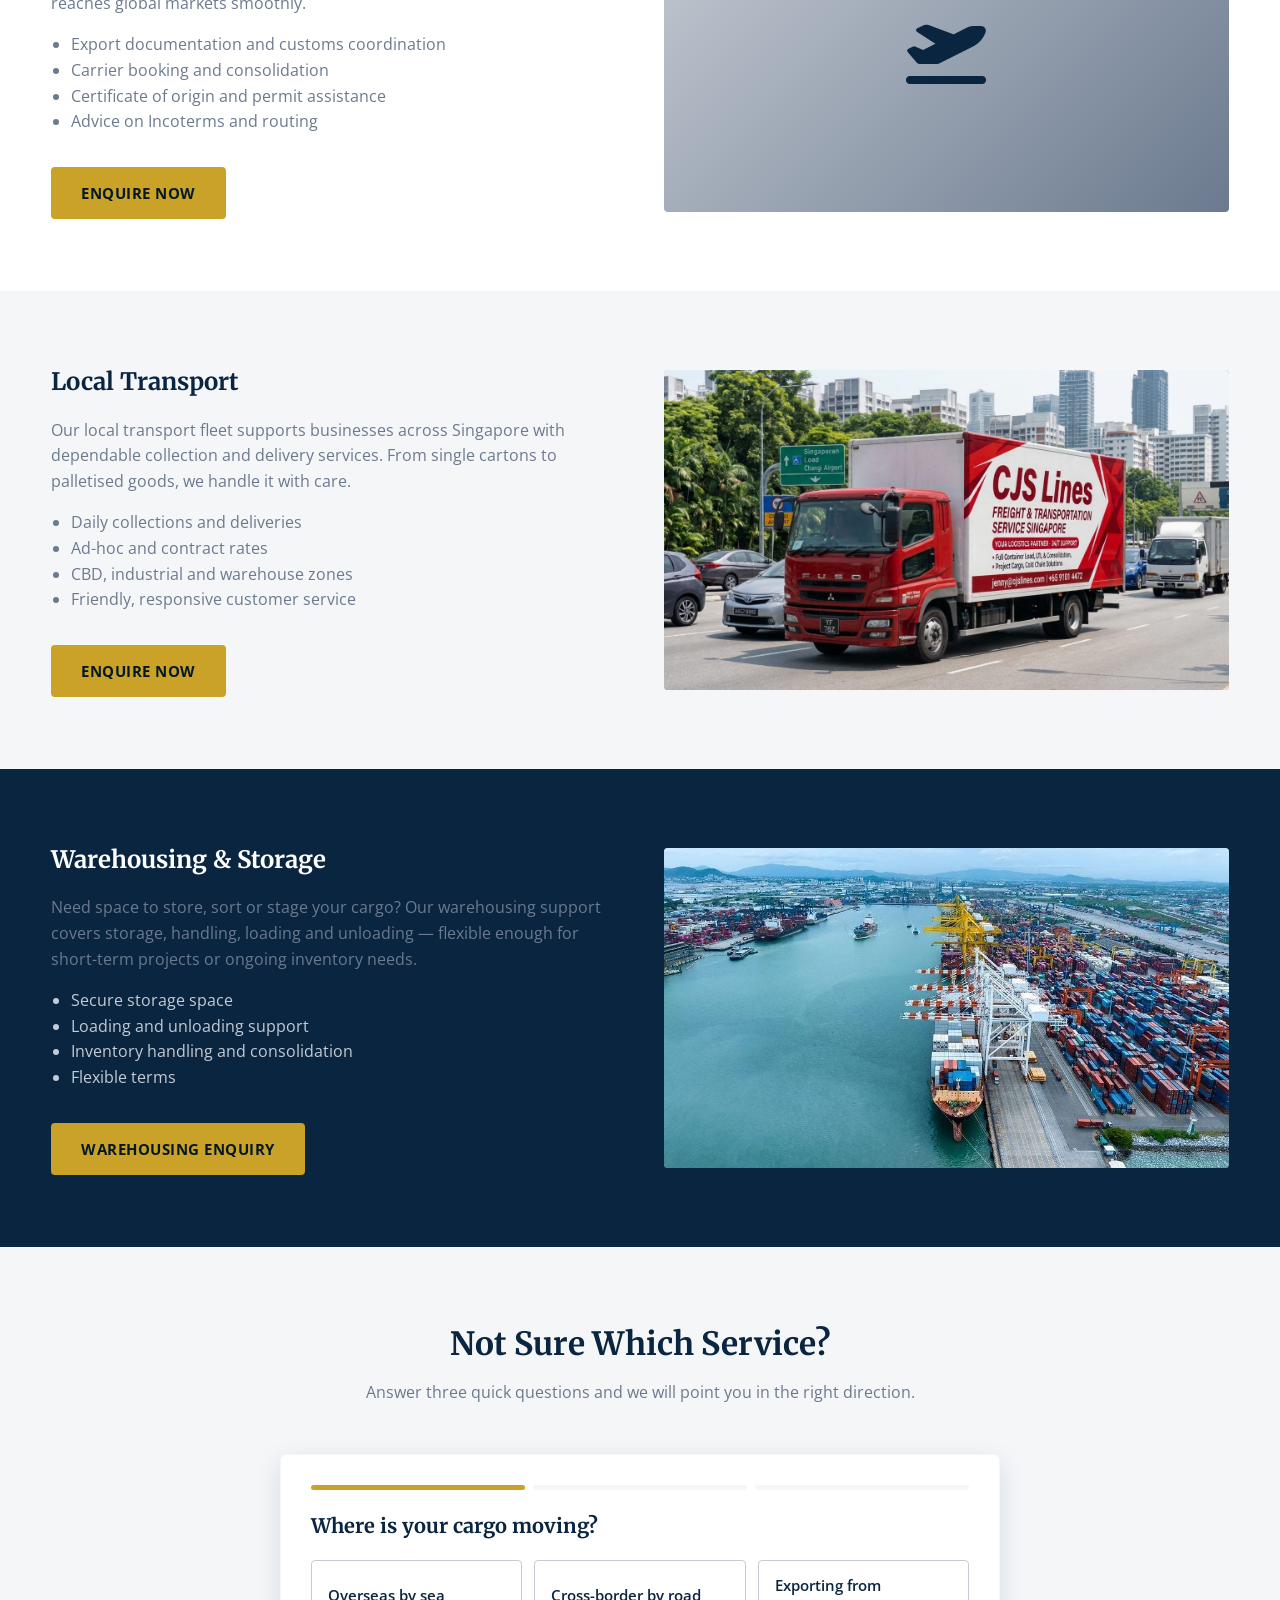
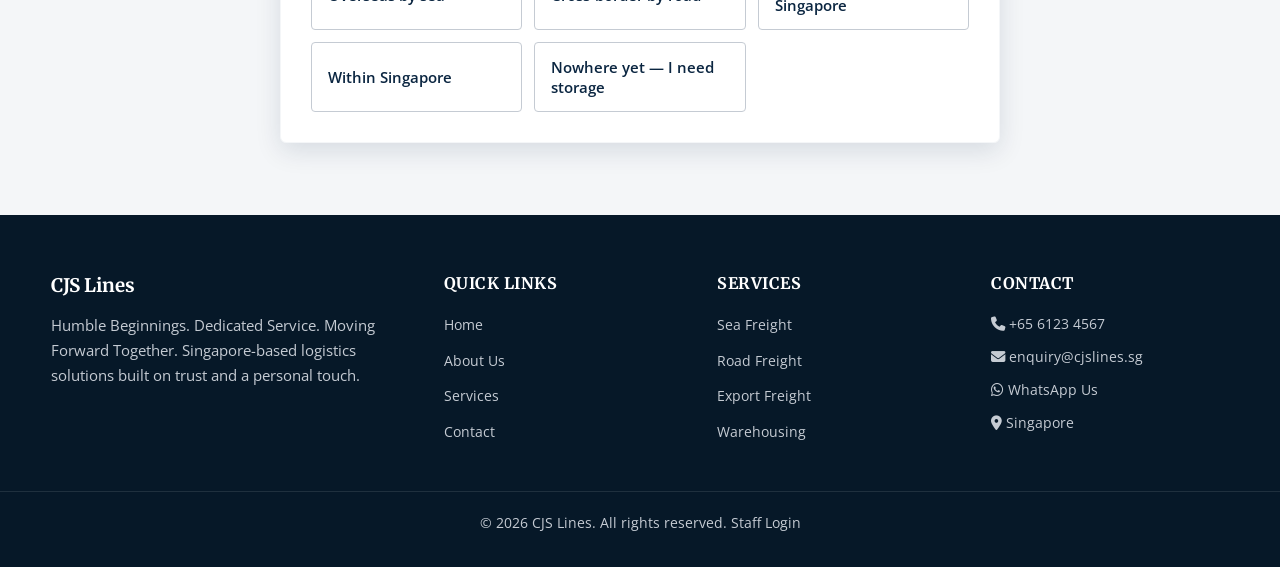
<file: services.html>
<!DOCTYPE html>
<html lang="en">
<head>
  <meta charset="UTF-8" />
  <meta name="viewport" content="width=device-width, initial-scale=1.0" />
  <title>Freight Services — CJS Lines | Singapore Logistics</title>
  <meta name="description" content="CJS Lines offers sea freight, road freight, export freight, local transport and warehousing services from Singapore." />
  <link rel="preconnect" href="https://fonts.googleapis.com" />
  <link rel="preconnect" href="https://fonts.gstatic.com" crossorigin />
  <link href="https://fonts.googleapis.com/css2?family=Merriweather:wght@400;700&family=Open+Sans:wght@400;600;700&display=swap" rel="stylesheet" />
  <link rel="stylesheet" href="https://cdnjs.cloudflare.com/ajax/libs/font-awesome/6.5.1/css/all.min.css" />
  <link rel="stylesheet" href="css/style.css" />
</head>
<body>
  <header class="site-header">
    <div class="container header-inner">
      <div class="logo">
        <a href="index.html" aria-label="CJS Lines home">
          <div class="logo-icon"><i class="fa-solid fa-ship"></i></div>
          <div class="logo-text">
            <strong>CJS Lines</strong>
            <span>Singapore Logistics</span>
          </div>
        </a>
      </div>
      <button class="menu-toggle" aria-label="Toggle menu" aria-expanded="false">
        <i class="fa-solid fa-bars"></i>
      </button>
      <nav class="main-nav">
        <ul>
          <li><a href="index.html">Home</a></li>
          <li><a href="about.html">About Us</a></li>
          <li><a href="services.html" class="active">Services</a></li>
          <li><a href="freight-enquiry.html">Freight Enquiry</a></li>
          <li><a href="shipping-schedule.html">Shipment Details</a></li>
          <li><a href="warehousing.html">Warehousing</a></li>
          <li><a href="contact.html">Contact</a></li>
        </ul>
      </nav>
    </div>
  </header>

  <main>
    <!-- Hero -->
    <section class="hero" style="min-height: 360px;">
      <div class="container hero-content">
        <h1>Freight &amp; Logistics <span>Services</span></h1>
        <p>Reliable, practical solutions for sea freight, road freight, export, local transport and warehousing.</p>
      </div>
    </section>

    <!-- Sea Freight -->
    <section class="section" id="sea-freight">
      <div class="container about-row">
        <div class="about-text">
          <h2>Sea Freight</h2>
          <p>Our sea freight services offer a cost-effective way to move goods across international waters. Whether you need full container loads (FCL) or less-than-container loads (LCL), we coordinate bookings, documentation and delivery to keep your supply chain moving.</p>
          <ul style="padding-left: 20px; color: var(--grey);">
            <li>FCL and LCL options</li>
            <li>Port-to-port and door-to-door coordination</li>
            <li>Export documentation support</li>
            <li>Regular sailing schedules</li>
          </ul>
          <a href="freight-enquiry.html" class="btn btn-primary mt-2">Enquire now</a>
        </div>
        <div class="about-image">
          <img src="ship%202.jpeg" alt="Container vessel berthed alongside gantry cranes" style="position: absolute; inset: 0; width: 100%; height: 100%; object-fit: cover;" />
        </div>
      </div>
    </section>

    <!-- Road Freight -->
    <section class="section section-grey" id="road-freight">
      <div class="container about-row">
        <div class="about-image" style="order: 2; position: relative;">
          <img src="truck.jpg" alt="CJS Lines truck on a Singapore road" style="position: absolute; inset: 0; width: 100%; height: 100%; object-fit: cover;" />
        </div>
        <div class="about-text" style="order: 1;">
          <h2>Road Freight</h2>
          <p>We provide dependable road freight and haulage services connecting Singapore with regional destinations. Our road solutions are ideal for time-sensitive cargo, palletised goods and cross-border deliveries.</p>
          <ul style="padding-left: 20px; color: var(--grey);">
            <li>Cross-border trucking</li>
            <li>Full truckload (FTL) and less-than-truckload (LTL)</li>
            <li>Cargo tracking and status updates</li>
            <li>Competitive transit times</li>
          </ul>
          <a href="freight-enquiry.html" class="btn btn-primary mt-2">Enquire now</a>
        </div>
      </div>
    </section>

    <!-- Export Freight -->
    <section class="section" id="export-freight">
      <div class="container about-row">
        <div class="about-text">
          <h2>Export Freight</h2>
          <p>Navigating export requirements can be complex. We help Singapore exporters with bookings, paperwork and compliance so your cargo reaches global markets smoothly.</p>
          <ul style="padding-left: 20px; color: var(--grey);">
            <li>Export documentation and customs coordination</li>
            <li>Carrier booking and consolidation</li>
            <li>Certificate of origin and permit assistance</li>
            <li>Advice on Incoterms and routing</li>
          </ul>
          <a href="freight-enquiry.html" class="btn btn-primary mt-2">Enquire now</a>
        </div>
        <div class="about-image">
          <i class="fa-solid fa-plane-departure" style="font-size: 4rem;"></i>
        </div>
      </div>
    </section>

    <!-- Local Transport -->
    <section class="section section-grey" id="local-transport">
      <div class="container about-row">
        <div class="about-image" style="order: 2; position: relative;">
          <img src="lorry.jpg" alt="CJS Lines lorry with branded cargo box" style="position: absolute; inset: 0; width: 100%; height: 100%; object-fit: cover;" />
        </div>
        <div class="about-text" style="order: 1;">
          <h2>Local Transport</h2>
          <p>Our local transport fleet supports businesses across Singapore with dependable collection and delivery services. From single cartons to palletised goods, we handle it with care.</p>
          <ul style="padding-left: 20px; color: var(--grey);">
            <li>Daily collections and deliveries</li>
            <li>Ad-hoc and contract rates</li>
            <li>CBD, industrial and warehouse zones</li>
            <li>Friendly, responsive customer service</li>
          </ul>
          <a href="freight-enquiry.html" class="btn btn-primary mt-2">Enquire now</a>
        </div>
      </div>
    </section>

    <!-- Warehousing -->
    <section class="section section-navy" id="warehousing">
      <div class="container">
        <div class="about-row">
          <div class="about-text">
            <h2>Warehousing &amp; Storage</h2>
            <p>Need space to store, sort or stage your cargo? Our warehousing support covers storage, handling, loading and unloading — flexible enough for short-term projects or ongoing inventory needs.</p>
            <ul style="padding-left: 20px; color: var(--silver);">
              <li>Secure storage space</li>
              <li>Loading and unloading support</li>
              <li>Inventory handling and consolidation</li>
              <li>Flexible terms</li>
            </ul>
            <a href="warehousing.html" class="btn btn-primary mt-2">Warehousing enquiry</a>
          </div>
          <div class="about-image" style="position: relative;">
            <img src="ship%201.jpeg" alt="Aerial view of a container yard with stacked containers and cranes" style="position: absolute; inset: 0; width: 100%; height: 100%; object-fit: cover;" />
          </div>
        </div>
      </div>
    </section>
    <!-- Wizard -->
    <section class="section section-grey" id="wizard">
      <div class="container">
        <div class="section-title">
          <h2>Not Sure Which Service?</h2>
          <p>Answer three quick questions and we will point you in the right direction.</p>
        </div>
        <div class="wizard" id="service-wizard"></div>
      </div>
    </section>
  </main>

  <footer class="site-footer">
    <div class="container footer-grid">
      <div class="footer-brand">
        <h3>CJS Lines</h3>
        <p>Humble Beginnings. Dedicated Service. Moving Forward Together. Singapore-based logistics solutions built on trust and a personal touch.</p>
      </div>
      <div class="footer-links">
        <h4>Quick Links</h4>
        <ul>
          <li><a href="index.html">Home</a></li>
          <li><a href="about.html">About Us</a></li>
          <li><a href="services.html">Services</a></li>
          <li><a href="contact.html">Contact</a></li>
        </ul>
      </div>
      <div class="footer-links">
        <h4>Services</h4>
        <ul>
          <li><a href="services.html#sea-freight">Sea Freight</a></li>
          <li><a href="services.html#road-freight">Road Freight</a></li>
          <li><a href="services.html#export-freight">Export Freight</a></li>
          <li><a href="warehousing.html">Warehousing</a></li>
        </ul>
      </div>
      <div class="footer-contact">
        <h4>Contact</h4>
        <p><i class="fa-solid fa-phone"></i> <a href="tel:+6561234567">+65 6123 4567</a></p>
        <p><i class="fa-solid fa-envelope"></i> <a href="mailto:enquiry@cjslines.sg">enquiry@cjslines.sg</a></p>
        <p><i class="fa-brands fa-whatsapp"></i> <a href="https://wa.me/6561234567" target="_blank" rel="noopener">WhatsApp Us</a></p>
        <p><i class="fa-solid fa-location-dot"></i> Singapore</p>
      </div>
    </div>
    <div class="footer-bottom">
      <div class="container">
        <p>&copy; 2026 CJS Lines. All rights reserved. <a href="admin.html" style="color: var(--silver);">Staff Login</a></p>
      </div>
    </div>
  </footer>

  <script src="js/main.js"></script>
</body>
</html>
</file>
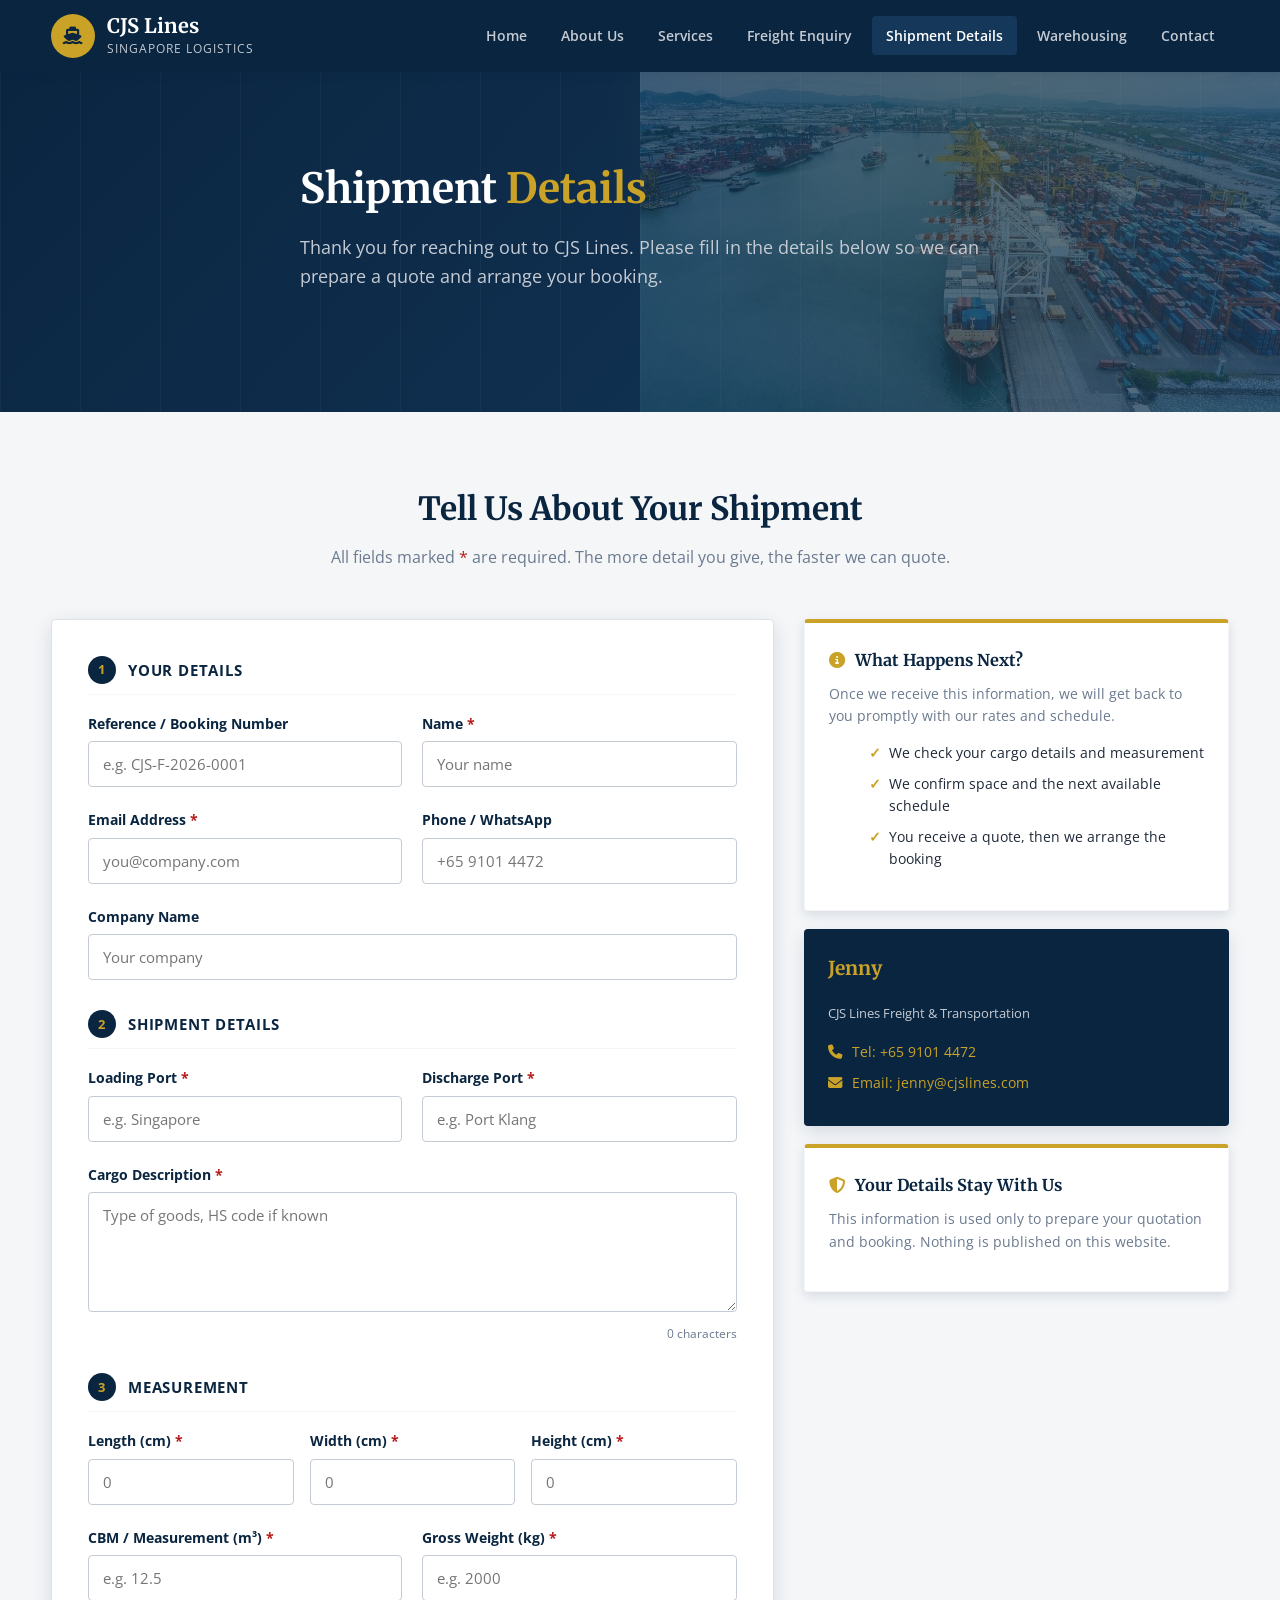
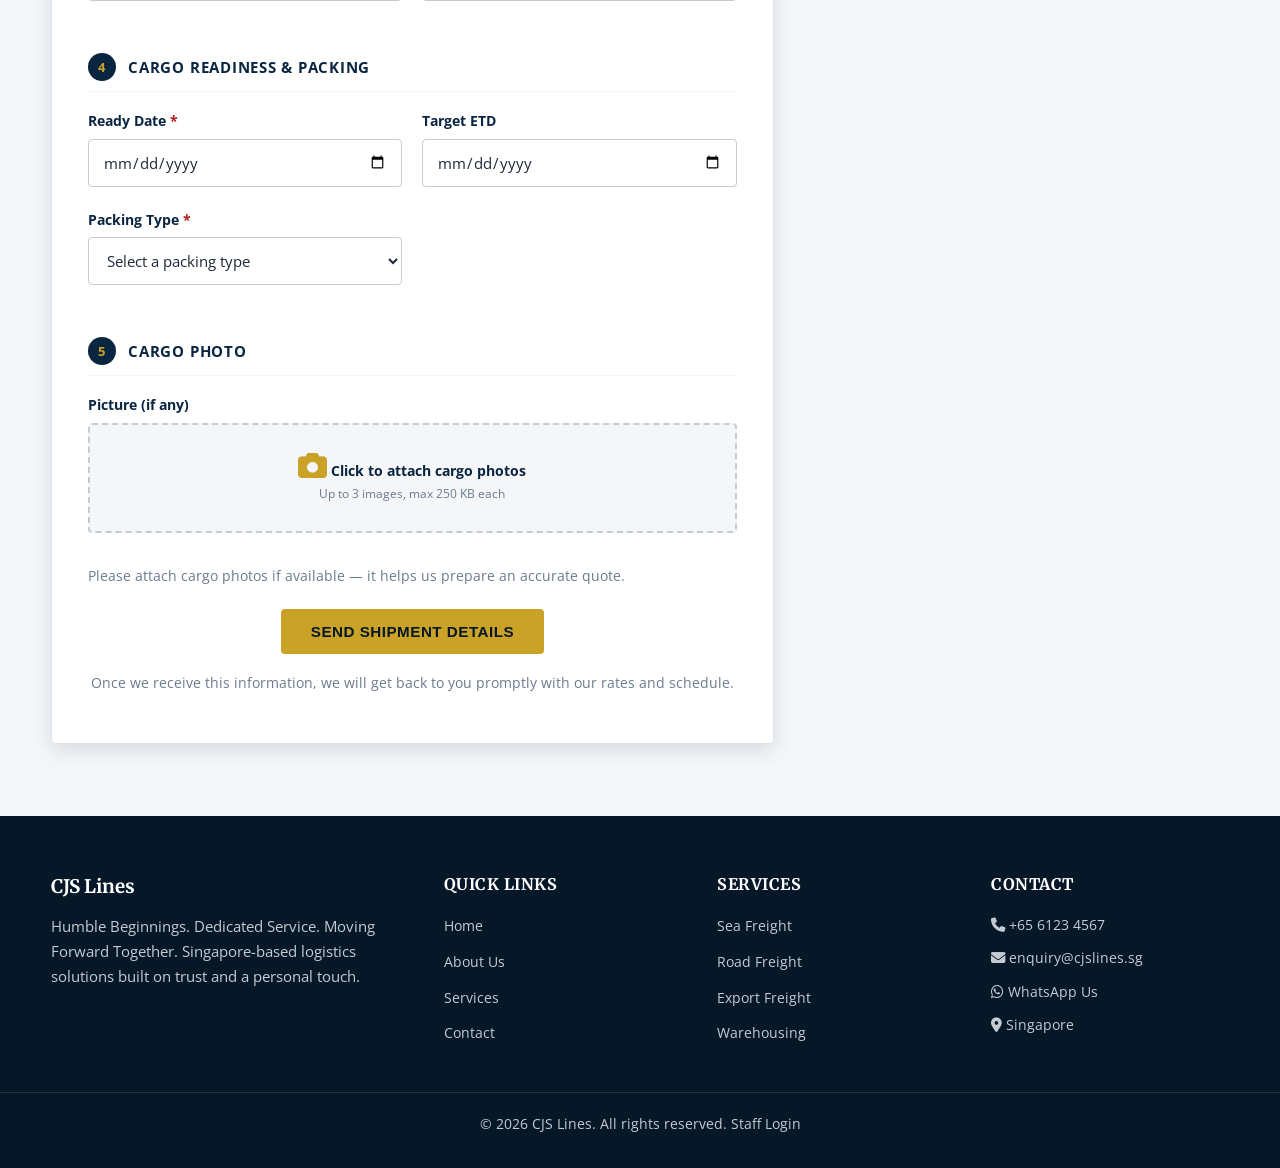
<file: shipping-schedule.html>
<!DOCTYPE html>
<html lang="en">
<head>
  <meta charset="UTF-8" />
  <meta name="viewport" content="width=device-width, initial-scale=1.0" />
  <title>Shipment Details — CJS Lines | Singapore Logistics</title>
  <meta name="description" content="Send CJS Lines your shipment details — loading port, discharge port, cargo description, measurement, readiness, packing and cargo photos — for a prompt quote." />
  <link rel="preconnect" href="https://fonts.googleapis.com" />
  <link rel="preconnect" href="https://fonts.gstatic.com" crossorigin />
  <link href="https://fonts.googleapis.com/css2?family=Merriweather:wght@400;700&family=Open+Sans:wght@400;600;700&display=swap" rel="stylesheet" />
  <link rel="stylesheet" href="https://cdnjs.cloudflare.com/ajax/libs/font-awesome/6.5.1/css/all.min.css" />
  <link rel="stylesheet" href="css/style.css" />
</head>
<body>
  <header class="site-header">
    <div class="container header-inner">
      <div class="logo">
        <a href="index.html" aria-label="CJS Lines home">
          <div class="logo-icon"><i class="fa-solid fa-ship"></i></div>
          <div class="logo-text">
            <strong>CJS Lines</strong>
            <span>Singapore Logistics</span>
          </div>
        </a>
      </div>
      <button class="menu-toggle" aria-label="Toggle menu" aria-expanded="false">
        <i class="fa-solid fa-bars"></i>
      </button>
      <nav class="main-nav">
        <ul>
          <li><a href="index.html">Home</a></li>
          <li><a href="about.html">About Us</a></li>
          <li><a href="services.html">Services</a></li>
          <li><a href="freight-enquiry.html">Freight Enquiry</a></li>
          <li><a href="shipping-schedule.html" class="active">Shipment Details</a></li>
          <li><a href="warehousing.html">Warehousing</a></li>
          <li><a href="contact.html">Contact</a></li>
        </ul>
      </nav>
    </div>
  </header>

  <main>
    <!-- Hero -->
    <section class="hero" style="min-height: 340px;">
      <img class="hero-image" src="ship%201.jpeg" alt="" aria-hidden="true" />
      <div class="container hero-content">
        <h1>Shipment <span>Details</span></h1>
        <p>Thank you for reaching out to CJS Lines. Please fill in the details below so we can prepare a quote and arrange your booking.</p>
      </div>
    </section>

    <!-- Shipment details form -->
    <section class="section section-grey">
      <div class="container">
        <div class="section-title">
          <h2>Tell Us About Your Shipment</h2>
          <p>All fields marked <span style="color:#b71c1c;">*</span> are required. The more detail you give, the faster we can quote.</p>
        </div>

        <div class="shipment-layout">

          <div class="form-card">
            <form class="shipment-form" action="#" method="post" novalidate enctype="multipart/form-data">

              <div class="form-section-title"><span>1</span> Your Details</div>
              <div class="form-row">
                <div class="form-group">
                  <label for="ship-ref">Reference / Booking Number</label>
                  <input type="text" id="ship-ref" name="reference" placeholder="e.g. CJS-F-2026-0001" />
                </div>
                <div class="form-group">
                  <label for="ship-name">Name <span style="color:#b71c1c;">*</span></label>
                  <input type="text" id="ship-name" name="name" placeholder="Your name" required />
                </div>
              </div>
              <div class="form-row">
                <div class="form-group">
                  <label for="ship-email">Email Address <span style="color:#b71c1c;">*</span></label>
                  <input type="email" id="ship-email" name="email" placeholder="you@company.com" required />
                </div>
                <div class="form-group">
                  <label for="ship-phone">Phone / WhatsApp</label>
                  <input type="tel" id="ship-phone" name="phone" placeholder="+65 9101 4472" />
                </div>
              </div>
              <div class="form-group full">
                <label for="ship-company">Company Name</label>
                <input type="text" id="ship-company" name="company" placeholder="Your company" />
              </div>

              <div class="form-section-title"><span>2</span> Shipment Details</div>
              <div class="form-row">
                <div class="form-group">
                  <label for="ship-pol">Loading Port <span style="color:#b71c1c;">*</span></label>
                  <input type="text" id="ship-pol" name="loadingPort" placeholder="e.g. Singapore" required />
                </div>
                <div class="form-group">
                  <label for="ship-pod">Discharge Port <span style="color:#b71c1c;">*</span></label>
                  <input type="text" id="ship-pod" name="dischargePort" placeholder="e.g. Port Klang" required />
                </div>
              </div>
              <div class="form-group full">
                <label for="ship-cargo">Cargo Description <span style="color:#b71c1c;">*</span></label>
                <textarea id="ship-cargo" name="cargo" placeholder="Type of goods, HS code if known" required></textarea>
              </div>

              <div class="form-section-title"><span>3</span> Measurement</div>
              <div class="form-row form-row-3">
                <div class="form-group">
                  <label for="ship-l">Length (cm) <span style="color:#b71c1c;">*</span></label>
                  <input type="number" id="ship-l" name="length" min="0" step="0.01" placeholder="0" required />
                </div>
                <div class="form-group">
                  <label for="ship-w">Width (cm) <span style="color:#b71c1c;">*</span></label>
                  <input type="number" id="ship-w" name="width" min="0" step="0.01" placeholder="0" required />
                </div>
                <div class="form-group">
                  <label for="ship-h">Height (cm) <span style="color:#b71c1c;">*</span></label>
                  <input type="number" id="ship-h" name="height" min="0" step="0.01" placeholder="0" required />
                </div>
              </div>
              <div class="form-row">
                <div class="form-group">
                  <label for="ship-cbm">CBM / Measurement (m³) <span style="color:#b71c1c;">*</span></label>
                  <input type="number" id="ship-cbm" name="cbm" min="0" step="0.01" placeholder="e.g. 12.5" required />
                </div>
                <div class="form-group">
                  <label for="ship-weight">Gross Weight (kg) <span style="color:#b71c1c;">*</span></label>
                  <input type="number" id="ship-weight" name="weight" min="0" step="0.01" placeholder="e.g. 2000" required />
                </div>
              </div>

              <div class="form-section-title"><span>4</span> Cargo Readiness &amp; Packing</div>
              <div class="form-row">
                <div class="form-group">
                  <label for="ship-ready">Ready Date <span style="color:#b71c1c;">*</span></label>
                  <input type="date" id="ship-ready" name="readyDate" required />
                </div>
                <div class="form-group">
                  <label for="ship-etd">Target ETD</label>
                  <input type="date" id="ship-etd" name="targetEtd" />
                </div>
              </div>
              <div class="form-row">
                <div class="form-group">
                  <label for="ship-packing">Packing Type <span style="color:#b71c1c;">*</span></label>
                  <select id="ship-packing" name="packing" required>
                    <option value="">Select a packing type</option>
                    <option value="Pallets">Pallets</option>
                    <option value="Cartons">Cartons</option>
                    <option value="Crates">Crates</option>
                    <option value="Loose">Loose</option>
                    <option value="other">Other — please specify</option>
                  </select>
                </div>
                <div class="form-group" id="ship-other-wrap" hidden>
                  <label for="ship-packing-other">Specify packing type</label>
                  <input type="text" id="ship-packing-other" name="packingOther" placeholder="e.g. Steel drums" />
                </div>
              </div>

              <div class="form-section-title"><span>5</span> Cargo Photo</div>
              <div class="form-group full">
                <label>Picture (if any)</label>
                <label class="photo-drop" for="ship-photos">
                  <i class="fa-solid fa-camera"></i>
                  <span>Click to attach cargo photos<br /><small>Up to 3 images, max 250 KB each</small></span>
                </label>
                <input type="file" id="ship-photos" accept="image/*" multiple />
                <div class="photo-previews" id="ship-previews"></div>
                <p class="form-note">Please attach cargo photos if available — it helps us prepare an accurate quote.</p>
              </div>

              <div class="text-center">
                <button type="submit" class="btn btn-primary">Send Shipment Details</button>
              </div>
              <div class="success-message"></div>
              <p class="form-note text-center">Once we receive this information, we will get back to you promptly with our rates and schedule.</p>
            </form>
          </div>

          <aside class="shipment-aside">
            <div class="info-card">
              <h3><i class="fa-solid fa-circle-info"></i> What Happens Next?</h3>
              <p>Once we receive this information, we will get back to you promptly with our rates and schedule.</p>
              <ul>
                <li>We check your cargo details and measurement</li>
                <li>We confirm space and the next available schedule</li>
                <li>You receive a quote, then we arrange the booking</li>
              </ul>
            </div>
            <div class="signature-card">
              <h3>Jenny</h3>
              <p class="role">CJS Lines Freight &amp; Transportation</p>
              <p><i class="fa-solid fa-phone"></i> <a href="tel:+6591014472">Tel: +65 9101 4472</a></p>
              <p><i class="fa-solid fa-envelope"></i> <a href="mailto:jenny@cjslines.com">Email: jenny@cjslines.com</a></p>
            </div>
            <div class="info-card">
              <h3><i class="fa-solid fa-shield-halved"></i> Your Details Stay With Us</h3>
              <p>This information is used only to prepare your quotation and booking. Nothing is published on this website.</p>
            </div>
          </aside>

        </div>
      </div>
    </section>
  </main>

  <footer class="site-footer">
    <div class="container footer-grid">
      <div class="footer-brand">
        <h3>CJS Lines</h3>
        <p>Humble Beginnings. Dedicated Service. Moving Forward Together. Singapore-based logistics solutions built on trust and a personal touch.</p>
      </div>
      <div class="footer-links">
        <h4>Quick Links</h4>
        <ul>
          <li><a href="index.html">Home</a></li>
          <li><a href="about.html">About Us</a></li>
          <li><a href="services.html">Services</a></li>
          <li><a href="contact.html">Contact</a></li>
        </ul>
      </div>
      <div class="footer-links">
        <h4>Services</h4>
        <ul>
          <li><a href="services.html#sea-freight">Sea Freight</a></li>
          <li><a href="services.html#road-freight">Road Freight</a></li>
          <li><a href="services.html#export-freight">Export Freight</a></li>
          <li><a href="warehousing.html">Warehousing</a></li>
        </ul>
      </div>
      <div class="footer-contact">
        <h4>Contact</h4>
        <p><i class="fa-solid fa-phone"></i> <a href="tel:+6561234567">+65 6123 4567</a></p>
        <p><i class="fa-solid fa-envelope"></i> <a href="mailto:enquiry@cjslines.sg">enquiry@cjslines.sg</a></p>
        <p><i class="fa-brands fa-whatsapp"></i> <a href="https://wa.me/6561234567" target="_blank" rel="noopener">WhatsApp Us</a></p>
        <p><i class="fa-solid fa-location-dot"></i> Singapore</p>
      </div>
    </div>
    <div class="footer-bottom">
      <div class="container">
        <p>&copy; 2026 CJS Lines. All rights reserved. <a href="admin.html" style="color: var(--silver);">Staff Login</a></p>
      </div>
    </div>
  </footer>

  <script src="js/main.js"></script>
</body>
</html>
</file>
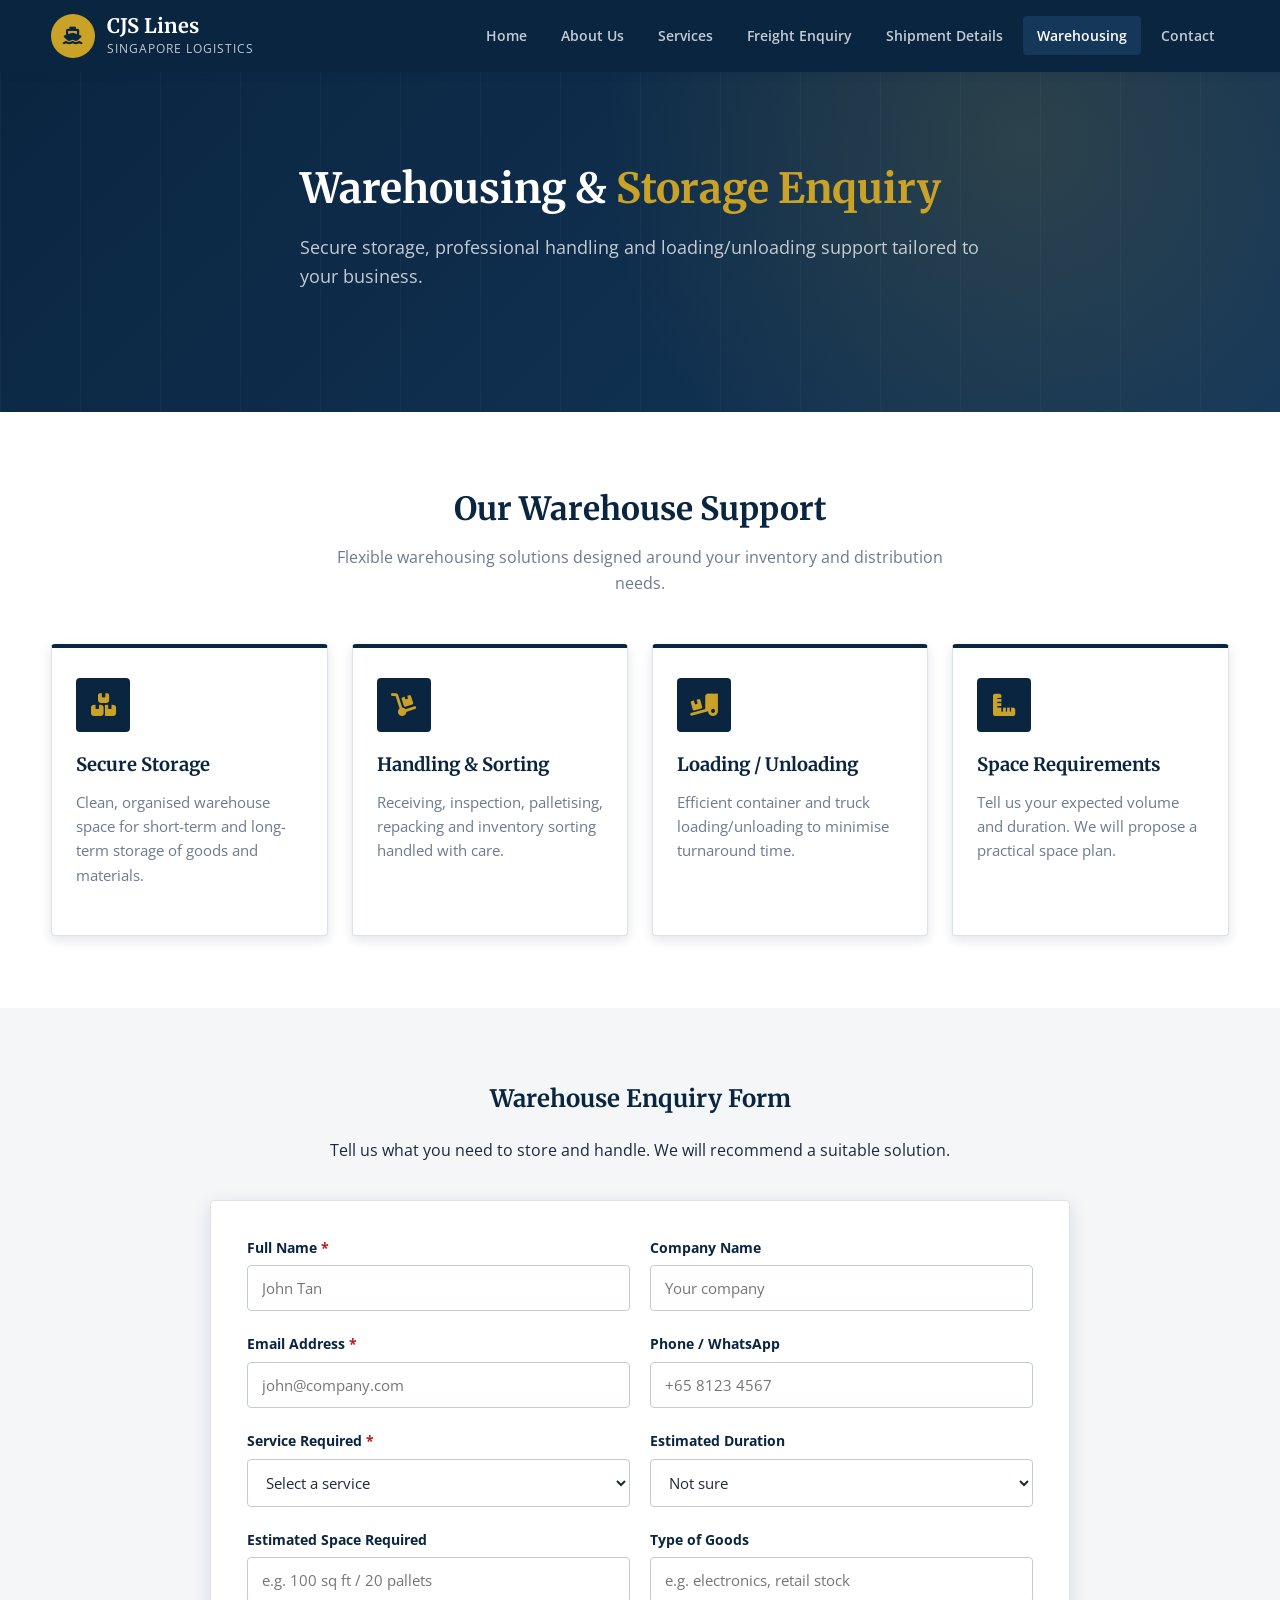
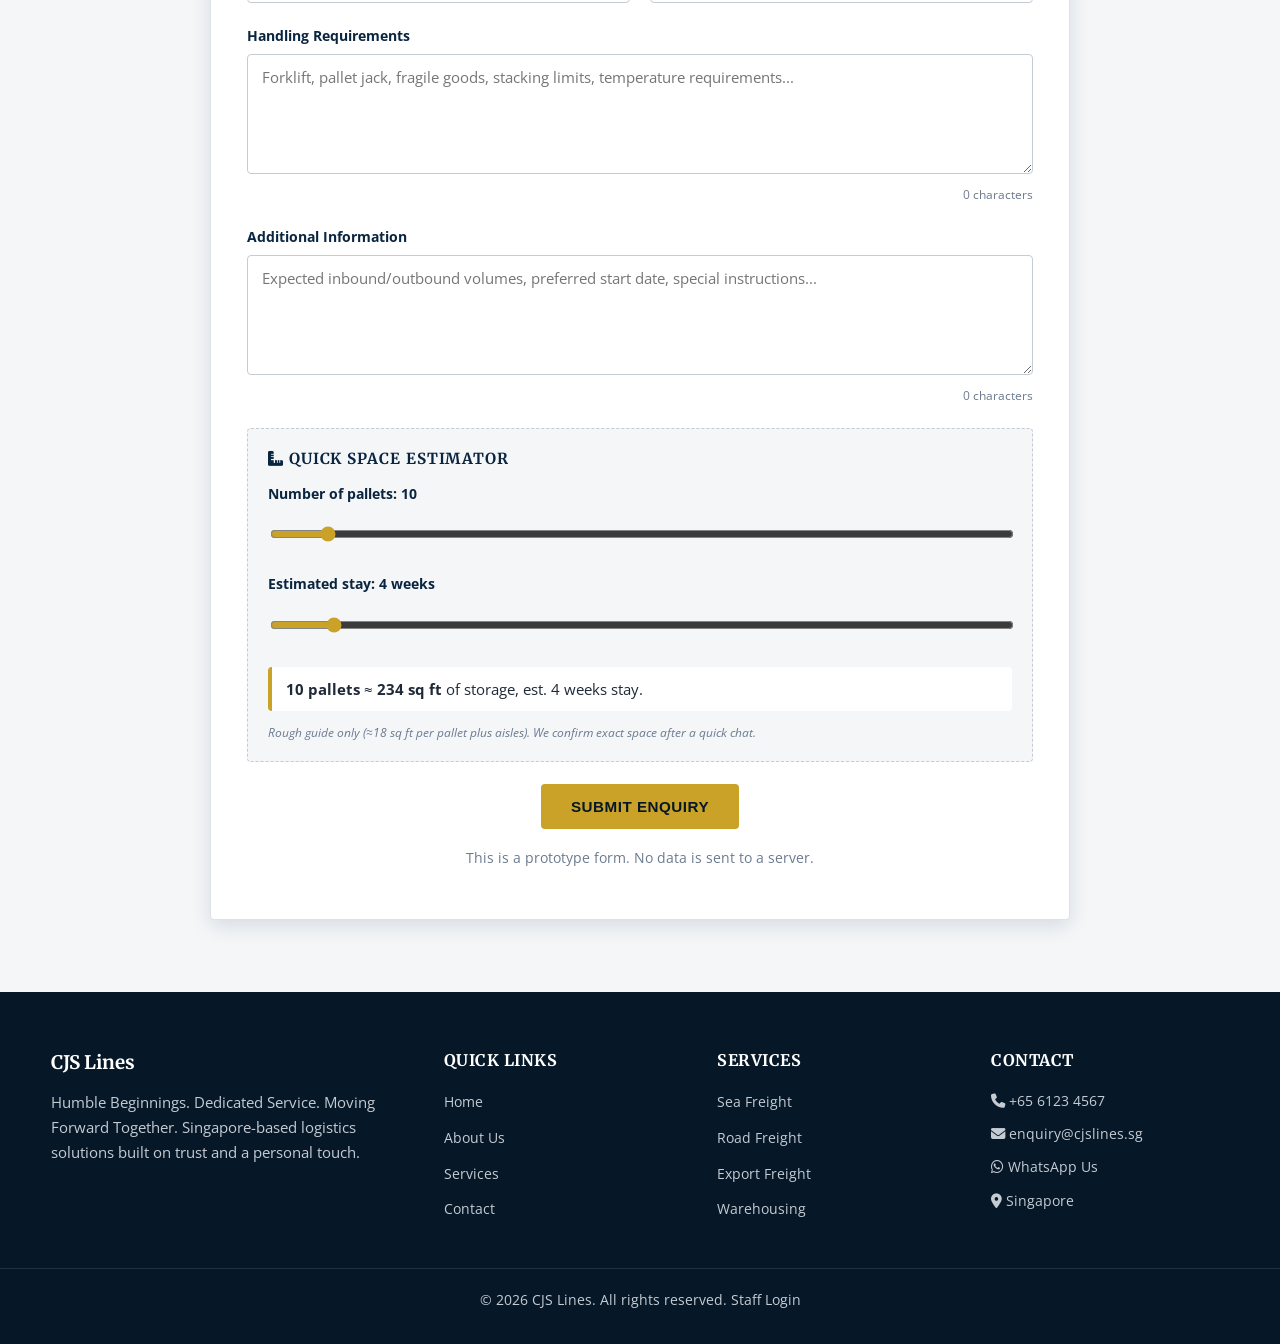
<file: warehousing.html>
<!DOCTYPE html>
<html lang="en">
<head>
  <meta charset="UTF-8" />
  <meta name="viewport" content="width=device-width, initial-scale=1.0" />
  <title>Warehousing Enquiry — CJS Lines | Singapore Logistics</title>
  <meta name="description" content="Enquire about warehousing, storage, handling and loading/unloading services with CJS Lines in Singapore." />
  <link rel="preconnect" href="https://fonts.googleapis.com" />
  <link rel="preconnect" href="https://fonts.gstatic.com" crossorigin />
  <link href="https://fonts.googleapis.com/css2?family=Merriweather:wght@400;700&family=Open+Sans:wght@400;600;700&display=swap" rel="stylesheet" />
  <link rel="stylesheet" href="https://cdnjs.cloudflare.com/ajax/libs/font-awesome/6.5.1/css/all.min.css" />
  <link rel="stylesheet" href="css/style.css" />
</head>
<body>
  <header class="site-header">
    <div class="container header-inner">
      <div class="logo">
        <a href="index.html" aria-label="CJS Lines home">
          <div class="logo-icon"><i class="fa-solid fa-ship"></i></div>
          <div class="logo-text">
            <strong>CJS Lines</strong>
            <span>Singapore Logistics</span>
          </div>
        </a>
      </div>
      <button class="menu-toggle" aria-label="Toggle menu" aria-expanded="false">
        <i class="fa-solid fa-bars"></i>
      </button>
      <nav class="main-nav">
        <ul>
          <li><a href="index.html">Home</a></li>
          <li><a href="about.html">About Us</a></li>
          <li><a href="services.html">Services</a></li>
          <li><a href="freight-enquiry.html">Freight Enquiry</a></li>
          <li><a href="shipping-schedule.html">Shipment Details</a></li>
          <li><a href="warehousing.html" class="active">Warehousing</a></li>
          <li><a href="contact.html">Contact</a></li>
        </ul>
      </nav>
    </div>
  </header>

  <main>
    <!-- Hero -->
    <section class="hero" style="min-height: 340px;">
      <div class="container hero-content">
        <h1>Warehousing &amp; <span>Storage Enquiry</span></h1>
        <p>Secure storage, professional handling and loading/unloading support tailored to your business.</p>
      </div>
    </section>

    <!-- Services -->
    <section class="section">
      <div class="container">
        <div class="section-title">
          <h2>Our Warehouse Support</h2>
          <p>Flexible warehousing solutions designed around your inventory and distribution needs.</p>
        </div>
        <div class="services-grid">
          <article class="service-card">
            <div class="icon"><i class="fa-solid fa-boxes-stacked"></i></div>
            <h3>Secure Storage</h3>
            <p>Clean, organised warehouse space for short-term and long-term storage of goods and materials.</p>
          </article>
          <article class="service-card">
            <div class="icon"><i class="fa-solid fa-dolly"></i></div>
            <h3>Handling &amp; Sorting</h3>
            <p>Receiving, inspection, palletising, repacking and inventory sorting handled with care.</p>
          </article>
          <article class="service-card">
            <div class="icon"><i class="fa-solid fa-truck-ramp-box"></i></div>
            <h3>Loading / Unloading</h3>
            <p>Efficient container and truck loading/unloading to minimise turnaround time.</p>
          </article>
          <article class="service-card">
            <div class="icon"><i class="fa-solid fa-ruler-combined"></i></div>
            <h3>Space Requirements</h3>
            <p>Tell us your expected volume and duration. We will propose a practical space plan.</p>
          </article>
        </div>
      </div>
    </section>

    <!-- Form -->
    <section class="section section-grey">
      <div class="container">
        <div class="form-intro">
          <h2>Warehouse Enquiry Form</h2>
          <p>Tell us what you need to store and handle. We will recommend a suitable solution.</p>
        </div>
        <div class="form-card">
          <form class="warehousing-form" action="#" method="post" novalidate>
            <div class="form-row">
              <div class="form-group">
                <label for="wh-name">Full Name <span style="color:#b71c1c;">*</span></label>
                <input type="text" id="wh-name" name="name" placeholder="John Tan" required />
              </div>
              <div class="form-group">
                <label for="wh-company">Company Name</label>
                <input type="text" id="wh-company" name="company" placeholder="Your company" />
              </div>
            </div>

            <div class="form-row">
              <div class="form-group">
                <label for="wh-email">Email Address <span style="color:#b71c1c;">*</span></label>
                <input type="email" id="wh-email" name="email" placeholder="john@company.com" required />
              </div>
              <div class="form-group">
                <label for="wh-phone">Phone / WhatsApp</label>
                <input type="tel" id="wh-phone" name="phone" placeholder="+65 8123 4567" />
              </div>
            </div>

            <div class="form-row">
              <div class="form-group">
                <label for="wh-service">Service Required <span style="color:#b71c1c;">*</span></label>
                <select id="wh-service" name="service" required>
                  <option value="">Select a service</option>
                  <option value="storage-only">Storage only</option>
                  <option value="storage-handling">Storage + handling</option>
                  <option value="loading-unloading">Loading / unloading only</option>
                  <option value="full-warehousing">Full warehousing solution</option>
                  <option value="other">Other</option>
                </select>
              </div>
              <div class="form-group">
                <label for="wh-duration">Estimated Duration</label>
                <select id="wh-duration" name="duration">
                  <option value="">Not sure</option>
                  <option value="less-1-month">Less than 1 month</option>
                  <option value="1-3-months">1–3 months</option>
                  <option value="3-6-months">3–6 months</option>
                  <option value="6-12-months">6–12 months</option>
                  <option value="over-1-year">Over 1 year</option>
                </select>
              </div>
            </div>

            <div class="form-row">
              <div class="form-group">
                <label for="wh-space">Estimated Space Required</label>
                <input type="text" id="wh-space" name="space" placeholder="e.g. 100 sq ft / 20 pallets" />
              </div>
              <div class="form-group">
                <label for="wh-goods">Type of Goods</label>
                <input type="text" id="wh-goods" name="goods" placeholder="e.g. electronics, retail stock" />
              </div>
            </div>

            <div class="form-group full">
              <label for="wh-handling">Handling Requirements</label>
              <textarea id="wh-handling" name="handling" placeholder="Forklift, pallet jack, fragile goods, stacking limits, temperature requirements..."></textarea>
            </div>

            <div class="form-group full">
              <label for="wh-message">Additional Information</label>
              <textarea id="wh-message" name="message" placeholder="Expected inbound/outbound volumes, preferred start date, special instructions..."></textarea>
            </div>

            <div class="form-group full estimator always" id="wh-estimator">
              <h4><i class="fa-solid fa-ruler-combined"></i> Quick space estimator</h4>
              <label for="wh-pallets">Number of pallets: <strong id="wh-pallets-out">10</strong></label>
              <input type="range" id="wh-pallets" name="pallets" min="0" max="200" step="1" value="10" />
              <label for="wh-weeks" style="margin-top: 10px;">Estimated stay: <strong id="wh-weeks-out">4 weeks</strong></label>
              <input type="range" id="wh-weeks" name="weeks" min="1" max="52" step="1" value="4" />
              <p class="est-out" id="wh-estimate-out"></p>
              <p class="est-note">Rough guide only (≈18 sq ft per pallet plus aisles). We confirm exact space after a quick chat.</p>
            </div>

            <div class="text-center">
              <button type="submit" class="btn btn-primary">Submit Enquiry</button>
            </div>

            <div class="success-message">
              <i class="fa-solid fa-circle-check"></i> Thank you. Your warehousing enquiry has been received and our team will respond shortly.
            </div>
            <p class="form-note text-center">This is a prototype form. No data is sent to a server.</p>
          </form>
        </div>
      </div>
    </section>
  </main>

  <footer class="site-footer">
    <div class="container footer-grid">
      <div class="footer-brand">
        <h3>CJS Lines</h3>
        <p>Humble Beginnings. Dedicated Service. Moving Forward Together. Singapore-based logistics solutions built on trust and a personal touch.</p>
      </div>
      <div class="footer-links">
        <h4>Quick Links</h4>
        <ul>
          <li><a href="index.html">Home</a></li>
          <li><a href="about.html">About Us</a></li>
          <li><a href="services.html">Services</a></li>
          <li><a href="contact.html">Contact</a></li>
        </ul>
      </div>
      <div class="footer-links">
        <h4>Services</h4>
        <ul>
          <li><a href="services.html#sea-freight">Sea Freight</a></li>
          <li><a href="services.html#road-freight">Road Freight</a></li>
          <li><a href="services.html#export-freight">Export Freight</a></li>
          <li><a href="warehousing.html">Warehousing</a></li>
        </ul>
      </div>
      <div class="footer-contact">
        <h4>Contact</h4>
        <p><i class="fa-solid fa-phone"></i> <a href="tel:+6561234567">+65 6123 4567</a></p>
        <p><i class="fa-solid fa-envelope"></i> <a href="mailto:enquiry@cjslines.sg">enquiry@cjslines.sg</a></p>
        <p><i class="fa-brands fa-whatsapp"></i> <a href="https://wa.me/6561234567" target="_blank" rel="noopener">WhatsApp Us</a></p>
        <p><i class="fa-solid fa-location-dot"></i> Singapore</p>
      </div>
    </div>
    <div class="footer-bottom">
      <div class="container">
        <p>&copy; 2026 CJS Lines. All rights reserved. <a href="admin.html" style="color: var(--silver);">Staff Login</a></p>
      </div>
    </div>
  </footer>

  <script src="js/main.js"></script>
</body>
</html>
</file>
<file: css/style.css>
/* =========================================================
   CJS Lines — Design 1: Classic Corporate Navy
   Author: OpenCode Subagent
   Palette: deep navy (#0a2540), white, silver/grey, gold CTA
   ========================================================= */

/* ---------- Base / Reset ---------- */
:root {
  --navy: #0a2540;
  --navy-light: #14375a;
  --navy-dark: #061828;
  --white: #ffffff;
  --silver: #c5cbd3;
  --grey: #6b7a8f;
  --grey-light: #f4f6f8;
  --gold: #c9a227;
  --gold-hover: #b08d1f;
  --text: #1f2937;
  --shadow: rgba(10, 37, 64, 0.12);
  --radius: 4px;
}

* {
  box-sizing: border-box;
}

html {
  scroll-behavior: smooth;
}

body {
  margin: 0;
  font-family: "Open Sans", Arial, sans-serif;
  color: var(--text);
  line-height: 1.6;
  background-color: var(--white);
}

img {
  max-width: 100%;
  display: block;
}

a {
  color: var(--navy);
  text-decoration: none;
  transition: color 0.2s ease;
}

a:hover {
  color: var(--gold);
}

h1, h2, h3, h4 {
  font-family: "Merriweather", Georgia, serif;
  margin-top: 0;
  color: var(--navy);
}

p {
  margin-top: 0;
}

.container {
  width: 92%;
  max-width: 1200px;
  margin: 0 auto;
}

/* ---------- Buttons ---------- */
.btn {
  display: inline-block;
  padding: 12px 28px;
  border-radius: var(--radius);
  font-weight: 700;
  font-size: 0.95rem;
  text-transform: uppercase;
  letter-spacing: 0.5px;
  cursor: pointer;
  transition: all 0.25s ease;
  border: 2px solid transparent;
}

.btn-primary {
  background-color: var(--gold);
  color: var(--navy-dark);
  border-color: var(--gold);
}

.btn-primary:hover {
  background-color: var(--gold-hover);
  border-color: var(--gold-hover);
  color: var(--navy-dark);
}

.btn-secondary {
  background-color: transparent;
  color: var(--white);
  border-color: var(--white);
}

.btn-secondary:hover {
  background-color: var(--white);
  color: var(--navy);
}

.btn-navy {
  background-color: var(--navy);
  color: var(--white);
  border-color: var(--navy);
}

.btn-navy:hover {
  background-color: var(--navy-light);
  border-color: var(--navy-light);
  color: var(--white);
}

/* ---------- Header ---------- */
.site-header {
  background-color: var(--navy);
  color: var(--white);
  position: sticky;
  top: 0;
  z-index: 1000;
  box-shadow: 0 2px 8px var(--shadow);
}

.header-inner {
  display: flex;
  align-items: center;
  justify-content: space-between;
  padding: 14px 0;
}

.logo a {
  display: flex;
  align-items: center;
  gap: 12px;
  color: var(--white);
}

.logo-icon {
  width: 44px;
  height: 44px;
  background-color: var(--gold);
  border-radius: 50%;
  display: flex;
  align-items: center;
  justify-content: center;
  color: var(--navy);
  font-size: 1.1rem;
}

.logo-text {
  line-height: 1.2;
}

.logo-text strong {
  display: block;
  font-family: "Merriweather", Georgia, serif;
  font-size: 1.25rem;
}

.logo-text span {
  font-size: 0.75rem;
  text-transform: uppercase;
  letter-spacing: 1px;
  color: var(--silver);
}

.main-nav ul {
  list-style: none;
  margin: 0;
  padding: 0;
  display: flex;
  gap: 6px;
}

.main-nav a {
  color: var(--silver);
  padding: 10px 14px;
  font-size: 0.88rem;
  font-weight: 600;
  border-radius: var(--radius);
}

.main-nav a:hover,
.main-nav a.active {
  color: var(--white);
  background-color: var(--navy-light);
}

.menu-toggle {
  display: none;
  background: none;
  border: none;
  color: var(--white);
  font-size: 1.5rem;
  cursor: pointer;
  padding: 6px 10px;
}

/* ---------- Hero ---------- */
.hero {
  position: relative;
  min-height: 520px;
  display: flex;
  align-items: center;
  background: linear-gradient(135deg, var(--navy) 0%, var(--navy-light) 100%);
  overflow: hidden;
}

.hero::before {
  content: "";
  position: absolute;
  inset: 0;
  background:
    radial-gradient(circle at 80% 20%, rgba(201, 162, 39, 0.15) 0%, transparent 40%),
    repeating-linear-gradient(90deg, rgba(255,255,255,0.03) 0px, rgba(255,255,255,0.03) 1px, transparent 1px, transparent 80px);
  pointer-events: none;
}

.hero-content {
  position: relative;
  z-index: 2;
  max-width: 680px;
}

.hero h1 {
  color: var(--white);
  font-size: 2.6rem;
  margin-bottom: 18px;
  line-height: 1.25;
}

.hero h1 span {
  color: var(--gold);
}

.hero p {
  color: var(--silver);
  font-size: 1.15rem;
  margin-bottom: 32px;
}

.hero .btn {
  margin-right: 14px;
  margin-bottom: 10px;
}

.hero-image {
  position: absolute;
  right: 0;
  top: 0;
  width: 50%;
  height: 100%;
  opacity: 0.25;
  object-fit: cover;
  z-index: 1;
}

/* ---------- Section styling ---------- */
.section {
  padding: 72px 0;
}

.section-title {
  text-align: center;
  margin-bottom: 48px;
}

.section-title h2 {
  font-size: 2rem;
  margin-bottom: 10px;
}

.section-title p {
  color: var(--grey);
  max-width: 640px;
  margin: 0 auto;
}

.section-navy {
  background-color: var(--navy);
  color: var(--silver);
}

.section-navy h2,
.section-navy h3 {
  color: var(--white);
}

.section-grey {
  background-color: var(--grey-light);
}

/* ---------- Services grid ---------- */
.services-grid {
  display: grid;
  grid-template-columns: repeat(auto-fit, minmax(260px, 1fr));
  gap: 24px;
}

/* Home services section — 2 columns × 3 rows (6 cards) */
#services .services-grid {
  grid-template-columns: repeat(2, 1fr);
}
#services .service-card-cta {
  background: var(--navy);
  border-top-color: var(--gold);
  color: var(--white);
}
#services .service-card-cta p {
  color: var(--silver);
}
#services .service-card-cta a {
  color: var(--gold);
}
@media (max-width: 480px) {
  #services .services-grid {
    grid-template-columns: 1fr;
  }
}

.service-card {
  background: var(--white);
  border: 1px solid #dde2e7;
  border-top: 4px solid var(--navy);
  border-radius: var(--radius);
  padding: 30px 24px;
  box-shadow: 0 4px 12px var(--shadow);
  transition: transform 0.25s ease, box-shadow 0.25s ease;
}

.service-card:hover {
  transform: translateY(-6px);
  box-shadow: 0 12px 28px var(--shadow);
}

.service-card .icon {
  width: 54px;
  height: 54px;
  background-color: var(--navy);
  color: var(--gold);
  display: flex;
  align-items: center;
  justify-content: center;
  font-size: 1.4rem;
  border-radius: var(--radius);
  margin-bottom: 18px;
}

.service-card h3 {
  font-size: 1.15rem;
  margin-bottom: 10px;
}

.service-card p {
  font-size: 0.95rem;
  color: var(--grey);
  margin-bottom: 18px;
}

.service-card a {
  font-weight: 700;
  font-size: 0.88rem;
  text-transform: uppercase;
  letter-spacing: 0.5px;
}

/* ---------- About teaser ---------- */
.about-row {
  display: grid;
  grid-template-columns: 1fr 1fr;
  gap: 48px;
  align-items: center;
}

.about-image {
  position: relative;
  background: linear-gradient(135deg, var(--silver) 0%, var(--grey) 100%);
  min-height: 320px;
  border-radius: var(--radius);
  display: flex;
  align-items: center;
  justify-content: center;
  color: var(--navy);
  font-size: 3rem;
  overflow: hidden;
}

.about-text h2 {
  margin-bottom: 16px;
}

.about-text p {
  margin-bottom: 16px;
  color: var(--grey);
}

/* ---------- Values / Stats ---------- */
.values-grid {
  display: grid;
  grid-template-columns: repeat(auto-fit, minmax(220px, 1fr));
  gap: 24px;
}

.value-card {
  background-color: var(--navy-light);
  border: 1px solid rgba(255,255,255,0.1);
  border-radius: var(--radius);
  padding: 28px 22px;
  text-align: center;
}

.value-card i {
  font-size: 2rem;
  color: var(--gold);
  margin-bottom: 14px;
}

.value-card h4 {
  color: var(--white);
  margin-bottom: 8px;
}

.value-card p {
  font-size: 0.9rem;
  color: var(--silver);
  margin: 0;
}

/* ---------- Team ---------- */
.team-grid {
  display: grid;
  grid-template-columns: repeat(auto-fit, minmax(200px, 1fr));
  gap: 24px;
}

.team-card {
  background: var(--white);
  border: 1px solid #dde2e7;
  border-radius: var(--radius);
  padding: 24px;
  text-align: center;
  box-shadow: 0 4px 12px var(--shadow);
}

.team-avatar {
  width: 96px;
  height: 96px;
  background: linear-gradient(135deg, var(--navy) 0%, var(--navy-light) 100%);
  color: var(--gold);
  border-radius: 50%;
  display: flex;
  align-items: center;
  justify-content: center;
  font-size: 2.2rem;
  margin: 0 auto 16px;
}

.team-card h4 {
  margin-bottom: 4px;
}

.team-card span {
  color: var(--gold);
  font-weight: 700;
  font-size: 0.85rem;
  text-transform: uppercase;
}

/* ---------- Forms ---------- */
.form-intro {
  max-width: 720px;
  margin: 0 auto 36px;
  text-align: center;
}

.form-card {
  background: var(--white);
  border: 1px solid #dde2e7;
  border-radius: var(--radius);
  padding: 36px;
  box-shadow: 0 6px 20px var(--shadow);
  max-width: 860px;
  margin: 0 auto;
}

.form-row {
  display: grid;
  grid-template-columns: 1fr 1fr;
  gap: 20px;
}

.form-group {
  margin-bottom: 22px;
}

.form-group.full {
  grid-column: 1 / -1;
}

.form-group label {
  display: block;
  font-weight: 700;
  font-size: 0.88rem;
  margin-bottom: 6px;
  color: var(--navy);
}

.form-group input,
.form-group select,
.form-group textarea {
  width: 100%;
  padding: 12px 14px;
  border: 1px solid #c5cbd3;
  border-radius: var(--radius);
  font-family: inherit;
  font-size: 0.95rem;
  color: var(--text);
  background-color: var(--white);
  transition: border-color 0.2s ease, box-shadow 0.2s ease;
}

.form-group input:focus,
.form-group select:focus,
.form-group textarea:focus {
  outline: none;
  border-color: var(--navy);
  box-shadow: 0 0 0 3px rgba(10, 37, 64, 0.1);
}

.form-group textarea {
  resize: vertical;
  min-height: 120px;
}

.form-note {
  font-size: 0.85rem;
  color: var(--grey);
  margin-top: 18px;
}

.success-message {
  display: none;
  background-color: #e6f4ea;
  color: #1e7e34;
  border: 1px solid #b7dfb9;
  border-radius: var(--radius);
  padding: 18px;
  margin-top: 24px;
  text-align: center;
  font-weight: 700;
}

.error-message {
  display: none;
  background-color: #fdecea;
  color: #b71c1c;
  border: 1px solid #f5c6cb;
  border-radius: var(--radius);
  padding: 14px;
  margin-bottom: 20px;
}

/* ---------- Shipping schedule ---------- */
.schedule-board {
  background: var(--white);
  border: 1px solid #dde2e7;
  border-radius: var(--radius);
  box-shadow: 0 6px 20px var(--shadow);
  overflow: hidden;
}

.schedule-toolbar {
  display: flex;
  flex-wrap: wrap;
  gap: 14px;
  align-items: center;
  justify-content: space-between;
  padding: 18px 24px;
  background-color: var(--navy);
  color: var(--white);
}

.schedule-toolbar label {
  font-weight: 700;
  font-size: 0.9rem;
}

.schedule-toolbar select {
  padding: 8px 12px;
  border-radius: var(--radius);
  border: none;
  font-family: inherit;
  font-size: 0.9rem;
}

.schedule-table {
  width: 100%;
  border-collapse: collapse;
  font-size: 0.92rem;
}

.schedule-table th,
.schedule-table td {
  padding: 14px 18px;
  text-align: left;
  border-bottom: 1px solid #e8ebee;
}

.schedule-table thead {
  background-color: var(--grey-light);
}

.schedule-table th {
  color: var(--navy);
  font-weight: 700;
  text-transform: uppercase;
  font-size: 0.82rem;
  letter-spacing: 0.5px;
}

.schedule-table tbody tr:hover {
  background-color: #f9fafb;
}

.status {
  display: inline-block;
  padding: 5px 12px;
  border-radius: 20px;
  font-size: 0.78rem;
  font-weight: 700;
  text-transform: uppercase;
}

.status-booking {
  background-color: #e6f4ea;
  color: #1e7e34;
}

.status-closing {
  background-color: #fff4e5;
  color: #b35900;
}

.status-departed {
  background-color: #e3f2fd;
  color: #0d47a1;
}

.status-delayed {
  background-color: #fdecea;
  color: #b71c1c;
}

/* ---------- Contact ---------- */
.contact-grid {
  display: grid;
  grid-template-columns: 1fr 1.2fr;
  gap: 36px;
  align-items: start;
}

.contact-info {
  display: grid;
  gap: 20px;
}

.contact-item {
  background: var(--white);
  border: 1px solid #dde2e7;
  border-radius: var(--radius);
  padding: 22px;
  box-shadow: 0 4px 12px var(--shadow);
  display: flex;
  align-items: flex-start;
  gap: 16px;
}

.contact-item i {
  font-size: 1.4rem;
  color: var(--gold);
  margin-top: 4px;
}

.contact-item h4 {
  margin-bottom: 4px;
  font-size: 1rem;
}

.contact-item p {
  margin: 0;
  color: var(--grey);
  font-size: 0.92rem;
}

.contact-item a {
  font-weight: 700;
}

.map-placeholder {
  background: linear-gradient(135deg, var(--silver) 0%, var(--grey-light) 100%);
  min-height: 220px;
  border-radius: var(--radius);
  display: flex;
  align-items: center;
  justify-content: center;
  color: var(--navy);
  font-weight: 700;
  margin-top: 20px;
}

/* ---------- Admin ---------- */
.admin-login {
  min-height: calc(100vh - 300px);
  display: flex;
  align-items: center;
  justify-content: center;
  background: linear-gradient(135deg, var(--navy) 0%, var(--navy-dark) 100%);
  padding: 48px 0;
}

.admin-card {
  background: var(--white);
  border-radius: var(--radius);
  box-shadow: 0 12px 40px rgba(0,0,0,0.25);
  width: 100%;
  max-width: 440px;
  padding: 42px 36px;
}

.admin-card .logo-icon {
  margin: 0 auto 18px;
}

.admin-card h2 {
  text-align: center;
  margin-bottom: 6px;
}

.admin-card > p {
  text-align: center;
  color: var(--grey);
  margin-bottom: 28px;
}

.admin-dashboard {
  display: none;
}

.dashboard-cards {
  display: grid;
  grid-template-columns: repeat(auto-fit, minmax(220px, 1fr));
  gap: 20px;
  margin-bottom: 32px;
}

.dashboard-card {
  background: var(--white);
  border: 1px solid #dde2e7;
  border-radius: var(--radius);
  padding: 24px;
  box-shadow: 0 4px 12px var(--shadow);
}

.dashboard-card h3 {
  font-size: 0.9rem;
  text-transform: uppercase;
  letter-spacing: 0.5px;
  color: var(--grey);
  margin-bottom: 8px;
}

.dashboard-card .number {
  font-size: 2rem;
  font-weight: 800;
  color: var(--navy);
}

/* ---------- Footer ---------- */
.site-footer {
  background-color: var(--navy-dark);
  color: var(--silver);
  padding: 56px 0 0;
}

.footer-grid {
  display: grid;
  grid-template-columns: 1.5fr repeat(3, 1fr);
  gap: 36px;
  margin-bottom: 36px;
}

.footer-brand h3 {
  color: var(--white);
  margin-bottom: 12px;
}

.footer-brand p {
  font-size: 0.92rem;
  line-height: 1.7;
}

.footer-links h4,
.footer-contact h4 {
  color: var(--white);
  font-size: 1rem;
  margin-bottom: 16px;
  text-transform: uppercase;
  letter-spacing: 0.5px;
}

.footer-links ul {
  list-style: none;
  margin: 0;
  padding: 0;
}

.footer-links li {
  margin-bottom: 10px;
}

.footer-links a,
.footer-contact a {
  color: var(--silver);
  font-size: 0.9rem;
}

.footer-links a:hover,
.footer-contact a:hover {
  color: var(--gold);
}

.footer-contact p {
  font-size: 0.9rem;
  margin-bottom: 10px;
}

.footer-bottom {
  border-top: 1px solid rgba(255,255,255,0.1);
  padding: 20px 0;
  text-align: center;
  font-size: 0.85rem;
}

/* ---------- Utility ---------- */
.text-center {
  text-align: center;
}

.mt-1 { margin-top: 8px; }
.mt-2 { margin-top: 16px; }
.mt-3 { margin-top: 24px; }
.mb-0 { margin-bottom: 0; }

/* ---------- Responsive ---------- */
@media (max-width: 992px) {
  .footer-grid {
    grid-template-columns: 1fr 1fr;
  }

  .about-row,
  .contact-grid {
    grid-template-columns: 1fr;
  }

  .hero h1 {
    font-size: 2.2rem;
  }
}

@media (max-width: 768px) {
  .menu-toggle {
    display: block;
  }

  .main-nav {
    position: absolute;
    top: 100%;
    left: 0;
    right: 0;
    background-color: var(--navy-light);
    max-height: 0;
    overflow: hidden;
    transition: max-height 0.35s ease;
  }

  .main-nav.open {
    max-height: 480px;
  }

  .main-nav ul {
    flex-direction: column;
    padding: 12px 0;
  }

  .main-nav a {
    display: block;
    padding: 14px 24px;
    border-radius: 0;
  }

  .hero {
    min-height: 460px;
    text-align: center;
  }

  .hero-image {
    width: 100%;
    opacity: 0.15;
  }

  .hero-content {
    margin: 0 auto;
  }

  .section {
    padding: 56px 0;
  }

  .form-row {
    grid-template-columns: 1fr;
  }

  .schedule-toolbar {
    flex-direction: column;
    align-items: stretch;
  }

  .schedule-table {
    display: block;
    overflow-x: auto;
    white-space: nowrap;
  }

  .footer-grid {
    grid-template-columns: 1fr;
    gap: 28px;
  }
}

@media (max-width: 480px) {
  .hero h1 {
    font-size: 1.75rem;
  }

  .section-title h2 {
    font-size: 1.6rem;
  }

  .form-card,
  .admin-card {
    padding: 26px 20px;
  }
}

/* =========================================================
   Interactive layer (v2) — toasts, modals, estimator,
   wizard, counters, admin tools, motion.
   ========================================================= */

/* Sticky header shadow */
.site-header {
  transition: box-shadow 0.25s ease;
}
.site-header.scrolled {
  box-shadow: 0 4px 18px var(--shadow);
}

/* Scroll reveal */
.reveal {
  opacity: 0;
  transform: translateY(20px);
  transition: opacity 0.6s ease, transform 0.6s ease;
}
.reveal.revealed {
  opacity: 1;
  transform: none;
}
@media (prefers-reduced-motion: reduce) {
  .reveal {
    opacity: 1;
    transform: none;
    transition: none;
  }
}

/* Back to top */
.back-to-top {
  position: fixed;
  right: 22px;
  bottom: 22px;
  width: 46px;
  height: 46px;
  border-radius: 50%;
  border: none;
  background: var(--navy);
  color: var(--white);
  font-size: 1rem;
  cursor: pointer;
  opacity: 0;
  visibility: hidden;
  transform: translateY(12px);
  transition: all 0.3s ease;
  box-shadow: 0 6px 18px var(--shadow);
  z-index: 900;
}
.back-to-top.show {
  opacity: 1;
  visibility: visible;
  transform: none;
}
.back-to-top:hover {
  background: var(--gold);
  color: var(--navy-dark);
}

/* Toasts */
.toast-wrap {
  position: fixed;
  top: 18px;
  right: 18px;
  display: flex;
  flex-direction: column;
  gap: 10px;
  z-index: 1200;
  max-width: min(360px, calc(100vw - 36px));
}
.toast {
  display: flex;
  align-items: flex-start;
  gap: 10px;
  background: var(--navy);
  color: var(--white);
  padding: 12px 16px;
  border-radius: var(--radius);
  border-left: 4px solid var(--gold);
  box-shadow: 0 8px 24px rgba(6, 24, 40, 0.35);
  font-size: 0.9rem;
  opacity: 0;
  transform: translateX(24px);
  transition: all 0.3s ease;
}
.toast.show {
  opacity: 1;
  transform: none;
}
.toast.err {
  border-left-color: #b71c1c;
}
.toast i {
  color: var(--gold);
  margin-top: 2px;
}
.toast.err i {
  color: #ef9a9a;
}

/* Char counters */
.char-count {
  display: block;
  text-align: right;
  font-size: 0.75rem;
  color: var(--grey);
  margin-top: 4px;
}

/* Estimator panels */
.estimator {
  background: var(--grey-light);
  border: 1px dashed var(--silver);
  border-radius: var(--radius);
  padding: 18px 20px;
  margin: 0 0 22px;
  display: none;
}
.estimator.active {
  display: block;
  animation: fadeIn 0.35s ease;
}
.estimator.always {
  display: block;
}
.estimator h4 {
  margin: 0 0 12px;
  color: var(--navy);
  font-size: 0.95rem;
  text-transform: uppercase;
  letter-spacing: 0.06em;
}
.estimator dl {
  display: grid;
  grid-template-columns: auto 1fr;
  gap: 6px 18px;
  margin: 0;
  font-size: 0.92rem;
}
.estimator dt {
  color: var(--grey);
}
.estimator dd {
  margin: 0;
  font-weight: 600;
  color: var(--navy);
}
.est-note {
  margin: 12px 0 0;
  font-size: 0.78rem;
  color: var(--grey);
  font-style: italic;
}
@keyframes fadeIn {
  from { opacity: 0; transform: translateY(6px); }
  to { opacity: 1; transform: none; }
}

/* Range sliders (warehouse estimator) */
.estimator input[type="range"] {
  width: 100%;
  accent-color: var(--gold);
  cursor: pointer;
}
.est-out {
  margin: 14px 0 0;
  padding: 10px 14px;
  background: var(--white);
  border-left: 4px solid var(--gold);
  border-radius: var(--radius);
  font-size: 0.95rem;
  color: var(--text);
}

/* Schedule toolbar extras */
.schedule-controls {
  display: flex;
  gap: 10px;
  flex-wrap: wrap;
  align-items: center;
  margin-left: auto;
}
.schedule-controls input[type="search"],
.schedule-controls select {
  padding: 8px 12px;
  border: 1px solid var(--silver);
  border-radius: var(--radius);
  font-family: inherit;
  font-size: 0.88rem;
  background: var(--white);
  color: var(--text);
}
.schedule-controls input[type="search"]:focus,
.schedule-controls select:focus {
  outline: 2px solid var(--gold);
  outline-offset: 1px;
}
.btn-small {
  padding: 8px 14px;
  font-size: 0.82rem;
}
.schedule-updated {
  margin: 0;
  padding: 10px 18px;
  font-size: 0.78rem;
  color: var(--grey);
  border-top: 1px solid var(--grey-light);
}
.schedule-row {
  cursor: pointer;
}
.schedule-row:hover td,
.schedule-row:focus td {
  background: var(--grey-light);
}

/* Modal */
body.modal-open {
  overflow: hidden;
}
.cjs-modal {
  position: fixed;
  inset: 0;
  z-index: 1100;
  display: flex;
  align-items: center;
  justify-content: center;
  padding: 20px;
}
.cjs-modal-backdrop {
  position: absolute;
  inset: 0;
  background: rgba(6, 24, 40, 0.6);
  animation: fadeIn 0.25s ease;
}
.cjs-modal-card {
  position: relative;
  background: var(--white);
  border-radius: 6px;
  width: min(620px, 100%);
  max-height: 86vh;
  display: flex;
  flex-direction: column;
  box-shadow: 0 24px 60px rgba(6, 24, 40, 0.4);
  animation: modalIn 0.28s ease;
}
@keyframes modalIn {
  from { opacity: 0; transform: translateY(16px) scale(0.98); }
  to { opacity: 1; transform: none; }
}
.cjs-modal-head {
  display: flex;
  align-items: center;
  justify-content: space-between;
  gap: 16px;
  padding: 16px 22px;
  border-bottom: 1px solid var(--grey-light);
  background: var(--navy);
  color: var(--white);
  border-radius: 6px 6px 0 0;
}
.cjs-modal-head h3 {
  margin: 0;
  font-size: 1.05rem;
}
.cjs-modal-x {
  background: none;
  border: none;
  color: var(--white);
  font-size: 1.5rem;
  line-height: 1;
  cursor: pointer;
  padding: 2px 6px;
}
.cjs-modal-x:hover {
  color: var(--gold);
}
.cjs-modal-body {
  padding: 22px;
  overflow-y: auto;
}
.cjs-modal-actions {
  display: flex;
  justify-content: flex-end;
  gap: 10px;
  padding: 14px 22px;
  border-top: 1px solid var(--grey-light);
}
.modal-table {
  width: 100%;
  border-collapse: collapse;
  font-size: 0.92rem;
}
.modal-table th,
.modal-table td {
  text-align: left;
  padding: 8px 10px;
  border-bottom: 1px solid var(--grey-light);
  vertical-align: top;
}
.modal-table th {
  color: var(--grey);
  font-weight: 600;
  width: 38%;
  text-transform: capitalize;
}
.modal-form {
  display: grid;
  grid-template-columns: 1fr 1fr;
  gap: 12px;
}
.modal-form label {
  display: flex;
  flex-direction: column;
  gap: 6px;
  font-size: 0.82rem;
  color: var(--grey);
  font-weight: 600;
}
.modal-form input,
.modal-form select {
  padding: 9px 10px;
  border: 1px solid var(--silver);
  border-radius: var(--radius);
  font-family: inherit;
  font-size: 0.9rem;
}
@media (max-width: 560px) {
  .modal-form { grid-template-columns: 1fr; }
}

/* Wizard */
.wizard {
  background: var(--white);
  border: 1px solid var(--grey-light);
  border-radius: 6px;
  padding: 30px;
  box-shadow: 0 8px 26px var(--shadow);
  max-width: 720px;
  margin: 0 auto;
}
.wizard-progress {
  display: flex;
  gap: 8px;
  margin-bottom: 20px;
}
.wizard-progress span {
  height: 5px;
  flex: 1;
  border-radius: 3px;
  background: var(--grey-light);
  transition: background 0.3s ease;
}
.wizard-progress span.on {
  background: var(--gold);
}
.wizard h3 {
  margin: 0 0 18px;
  color: var(--navy);
  font-size: 1.25rem;
}
.wizard-opts {
  display: grid;
  grid-template-columns: repeat(auto-fit, minmax(180px, 1fr));
  gap: 12px;
}
.wizard-opt {
  padding: 14px 16px;
  border: 1.5px solid var(--silver);
  background: var(--white);
  border-radius: var(--radius);
  font-family: inherit;
  font-size: 0.95rem;
  font-weight: 600;
  color: var(--navy);
  cursor: pointer;
  transition: all 0.2s ease;
  text-align: left;
}
.wizard-opt:hover {
  border-color: var(--gold);
  background: #fdf9ec;
  transform: translateY(-2px);
}
.wizard-back {
  margin-top: 18px;
  background: none;
  border: none;
  color: var(--grey);
  font-family: inherit;
  font-size: 0.88rem;
  cursor: pointer;
}
.wizard-back:hover {
  color: var(--navy);
}
.wizard-result {
  text-align: center;
  padding: 10px 0 4px;
}
.wizard-result i {
  font-size: 2.2rem;
  color: var(--gold);
  margin-bottom: 12px;
}
.wizard-result h3 {
  margin-bottom: 10px;
}
.wizard-result p {
  color: var(--grey);
  max-width: 46ch;
  margin: 0 auto 20px;
}
.wizard-result .btn {
  margin: 4px;
}

/* Home counters */
.counters-strip {
  background: var(--navy);
  padding: 34px 0;
}
#home-counters {
  display: grid;
  grid-template-columns: repeat(4, 1fr);
  gap: 20px;
  text-align: center;
}
#home-counters .num {
  font-family: "Merriweather", serif;
  font-size: 2.4rem;
  font-weight: 700;
  color: var(--gold);
  line-height: 1.1;
}
#home-counters .lbl {
  color: var(--silver);
  font-size: 0.85rem;
  margin-top: 6px;
}
@media (max-width: 720px) {
  #home-counters { grid-template-columns: repeat(2, 1fr); }
}

/* Admin tools */
.admin-tabs {
  display: flex;
  gap: 8px;
  flex-wrap: wrap;
  margin: 26px 0 18px;
  border-bottom: 2px solid var(--grey-light);
  padding-bottom: 0;
}
.admin-tab {
  padding: 11px 18px;
  border: none;
  background: none;
  font-family: inherit;
  font-size: 0.92rem;
  font-weight: 600;
  color: var(--grey);
  cursor: pointer;
  border-bottom: 3px solid transparent;
  margin-bottom: -2px;
  transition: color 0.2s ease;
}
.admin-tab:hover {
  color: var(--navy);
}
.admin-tab.on {
  color: var(--navy);
  border-bottom-color: var(--gold);
}
.icon-btn {
  background: none;
  border: 1px solid var(--silver);
  border-radius: var(--radius);
  width: 32px;
  height: 32px;
  cursor: pointer;
  color: var(--navy);
  transition: all 0.2s ease;
}
.icon-btn:hover {
  background: var(--navy);
  color: var(--white);
  border-color: var(--navy);
}
.icon-btn.danger:hover {
  background: #b71c1c;
  border-color: #b71c1c;
}
.status-select,
.cell-input {
  padding: 6px 8px;
  border: 1px solid var(--silver);
  border-radius: var(--radius);
  font-family: inherit;
  font-size: 0.82rem;
  background: var(--white);
}
.cell-input {
  width: 132px;
}
.status-select:focus,
.cell-input:focus {
  outline: 2px solid var(--gold);
}

/* =========================================================
   Shipment details form (replaces schedule board)
   ========================================================= */
.shipment-layout {
  display: grid;
  grid-template-columns: minmax(0, 1.7fr) minmax(260px, 1fr);
  gap: 30px;
  align-items: start;
}
@media (max-width: 980px) {
  .shipment-layout { grid-template-columns: 1fr; }
}

.form-section-title {
  display: flex;
  align-items: center;
  gap: 12px;
  margin: 30px 0 18px;
  padding-bottom: 10px;
  border-bottom: 1px solid var(--grey-light);
  color: var(--navy);
  font-weight: 700;
  font-size: 0.95rem;
  text-transform: uppercase;
  letter-spacing: 0.05em;
}
.form-section-title:first-child { margin-top: 0; }
.form-section-title span {
  display: inline-flex;
  align-items: center;
  justify-content: center;
  width: 28px;
  height: 28px;
  flex: 0 0 28px;
  border-radius: 50%;
  background: var(--navy);
  color: var(--gold);
  font-size: 0.82rem;
}

.form-row-3 {
  display: grid;
  grid-template-columns: repeat(3, 1fr);
  gap: 16px;
}
@media (max-width: 620px) {
  .form-row-3 { grid-template-columns: 1fr; }
}

#ship-photos { display: none; }
.photo-drop {
  display: flex;
  flex-direction: column;
  align-items: center;
  justify-content: center;
  gap: 8px;
  padding: 26px 18px;
  border: 2px dashed var(--silver);
  border-radius: var(--radius);
  background: var(--grey-light);
  cursor: pointer;
  color: var(--navy);
  font-size: 0.92rem;
  font-weight: 600;
  text-align: center;
  transition: border-color 0.2s ease, background 0.2s ease;
}
.photo-drop:hover,
.photo-drop:focus-within {
  border-color: var(--gold);
  background: #fdf9ec;
}
.photo-drop i { font-size: 1.8rem; color: var(--gold); }
.photo-drop small { font-weight: 400; color: var(--grey); }
.photo-previews { display: flex; flex-wrap: wrap; gap: 12px; margin-top: 14px; }
.photo-chip {
  position: relative;
  width: 96px;
  border: 1px solid var(--silver);
  border-radius: var(--radius);
  overflow: hidden;
  background: var(--white);
  text-align: center;
}
.photo-chip img { display: block; width: 100%; height: 68px; object-fit: cover; }
.photo-chip > i { display: block; font-size: 1.6rem; margin: 18px 0; color: var(--grey); }
.photo-chip span {
  display: block;
  padding: 4px 6px;
  font-size: 0.62rem;
  white-space: nowrap;
  overflow: hidden;
  text-overflow: ellipsis;
}
.photo-chip button {
  position: absolute;
  top: 3px;
  right: 3px;
  width: 20px;
  height: 20px;
  border: none;
  border-radius: 50%;
  background: rgba(6, 24, 40, 0.8);
  color: var(--white);
  font-size: 0.7rem;
  line-height: 1;
  cursor: pointer;
}
.photo-chip button:hover { background: #b71c1c; }

.shipment-aside { display: flex; flex-direction: column; gap: 18px; }
.info-card {
  background: var(--white);
  border: 1px solid var(--grey-light);
  border-top: 4px solid var(--gold);
  border-radius: var(--radius);
  padding: 24px;
  box-shadow: 0 4px 12px var(--shadow);
}
.info-card h3 { color: var(--navy); font-family: "Merriweather", serif; font-size: 1.02rem; margin-bottom: 10px; }
.info-card h3 i { color: var(--gold); margin-right: 6px; }
.info-card p { color: var(--grey); font-size: 0.88rem; }
.info-card ul { list-style: none; margin-top: 14px; }
.info-card li { position: relative; padding-left: 20px; font-size: 0.86rem; margin-bottom: 9px; color: var(--text); }
.info-card li::before { content: "✓"; position: absolute; left: 0; color: var(--gold); font-weight: 700; }
.signature-card {
  background: var(--navy);
  color: var(--white);
  border-radius: var(--radius);
  padding: 24px;
  box-shadow: 0 6px 18px var(--shadow);
}
.signature-card h3 { color: var(--gold); font-family: "Merriweather", serif; font-size: 1.2rem; }
.signature-card .role { color: var(--silver); font-size: 0.82rem; margin-bottom: 16px; }
.signature-card p { font-size: 0.9rem; margin-bottom: 8px; }
.signature-card p i { color: var(--gold); margin-right: 6px; }
.signature-card a { color: var(--gold); text-decoration: none; }
.signature-card a:hover { text-decoration: underline; }
[hidden] { display: none !important; }
</file>
